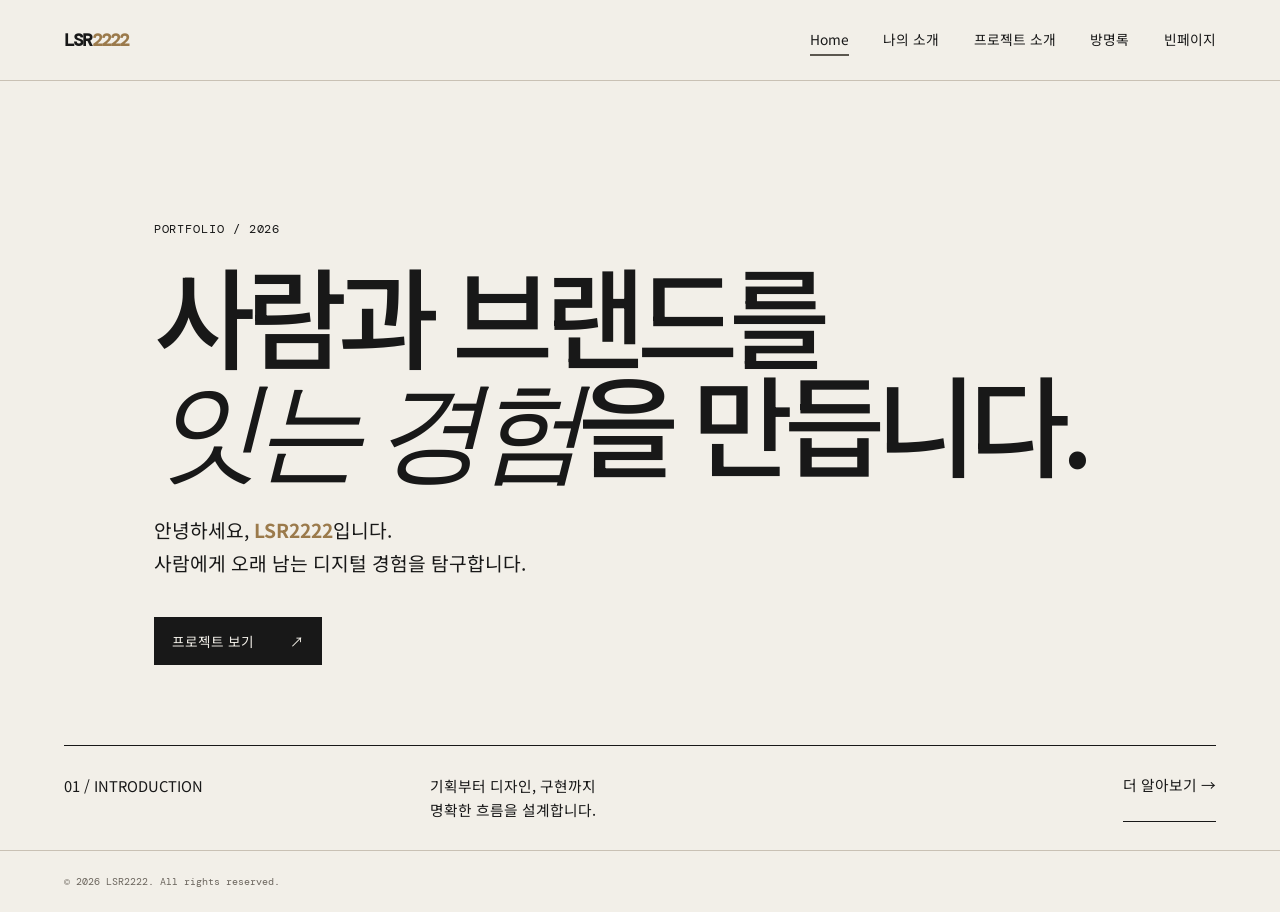
<file: index.html>
<!doctype html>
<html lang="ko">
  <head>
    <meta charset="utf-8">
    <meta name="viewport" content="width=device-width, initial-scale=1">
    <title>LSR2222 | Portfolio</title>
    <link rel="stylesheet" href="style.css?v=2">
    <script src="script.js" defer></script>
  </head>
  <body>
    <header>
      <a class="brand" href="index.html">LSR<span>2222</span></a>
      <button class="menu" aria-label="메뉴 열기" aria-expanded="false">Menu</button>
      <nav>
        <a class="active" href="index.html">Home</a>
        <a href="about.html">나의 소개</a>
        <a href="projects.html">프로젝트 소개</a>
        <a href="guestbook.html">방명록</a>
        <a href="blank.html">빈페이지</a>
      </nav>
    </header>

    <main class="hero">
      <p class="label">PORTFOLIO / 2026</p>
      <h1>사람과 브랜드를<br><em>잇는 경험</em>을 만듭니다.</h1>
      <p class="copy">
        안녕하세요, <b>LSR2222</b>입니다.<br>
        사람에게 오래 남는 디지털 경험을 탐구합니다.
      </p>
      <a class="button" href="projects.html">프로젝트 보기 <span>↗</span></a>

    </main>

    <section class="intro">
      <p>01 / INTRODUCTION</p>
      <p>기획부터 디자인, 구현까지<br>명확한 흐름을 설계합니다.</p>
      <a href="about.html">더 알아보기 →</a>
    </section>

    <footer>© 2026 LSR2222. All rights reserved.</footer>
  </body>
</html>
</file>
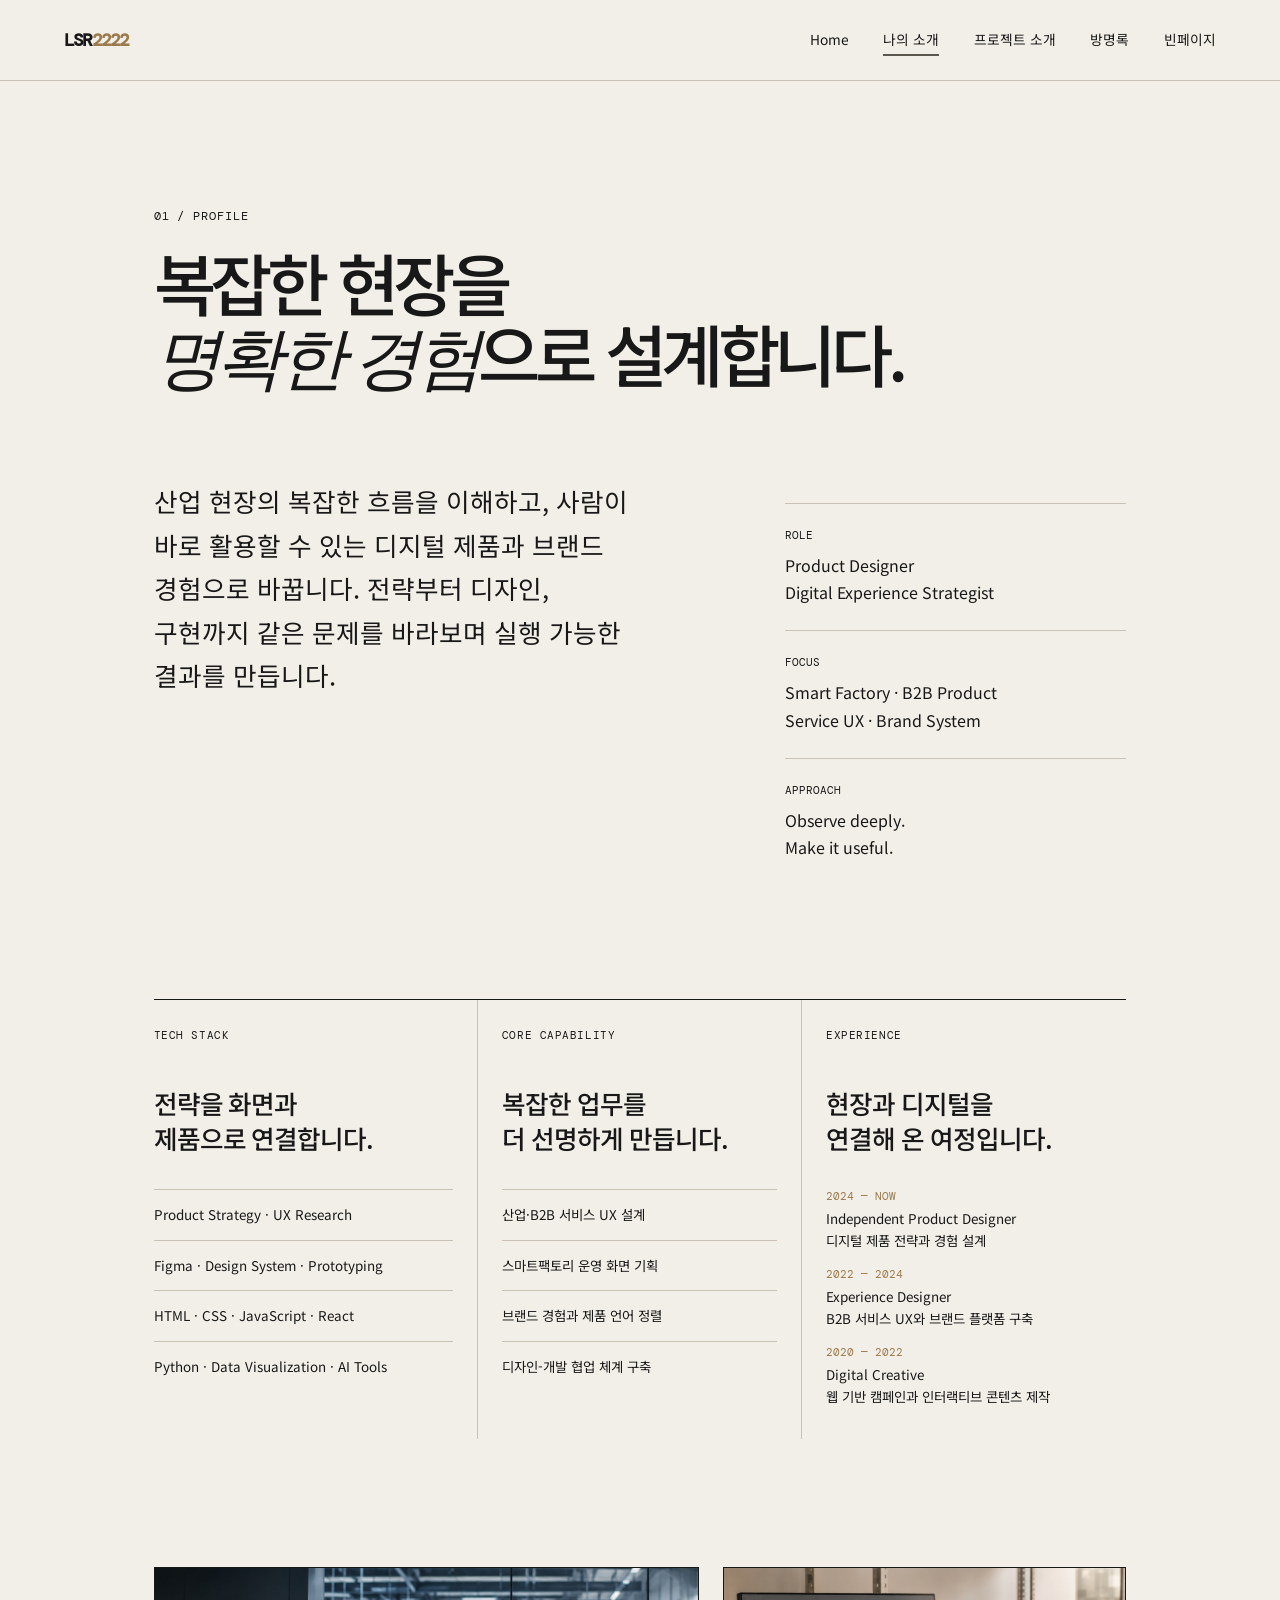
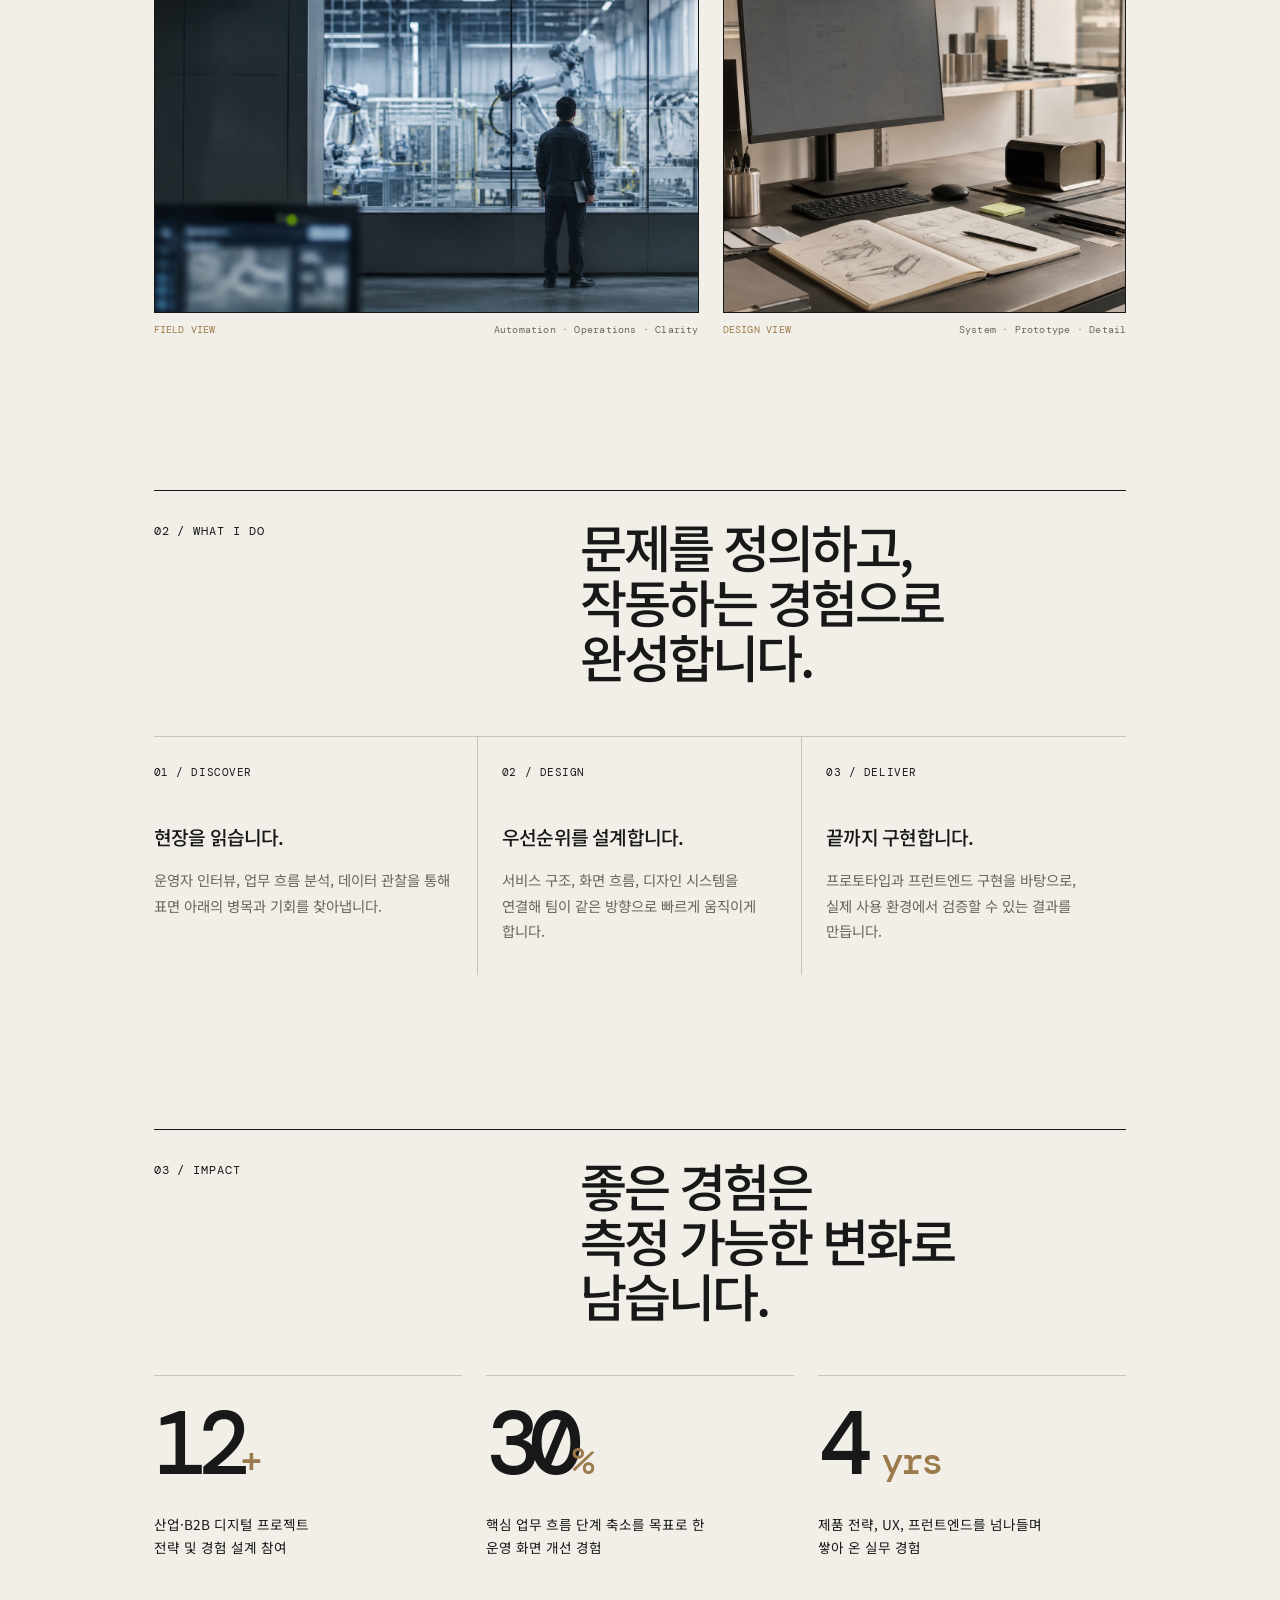
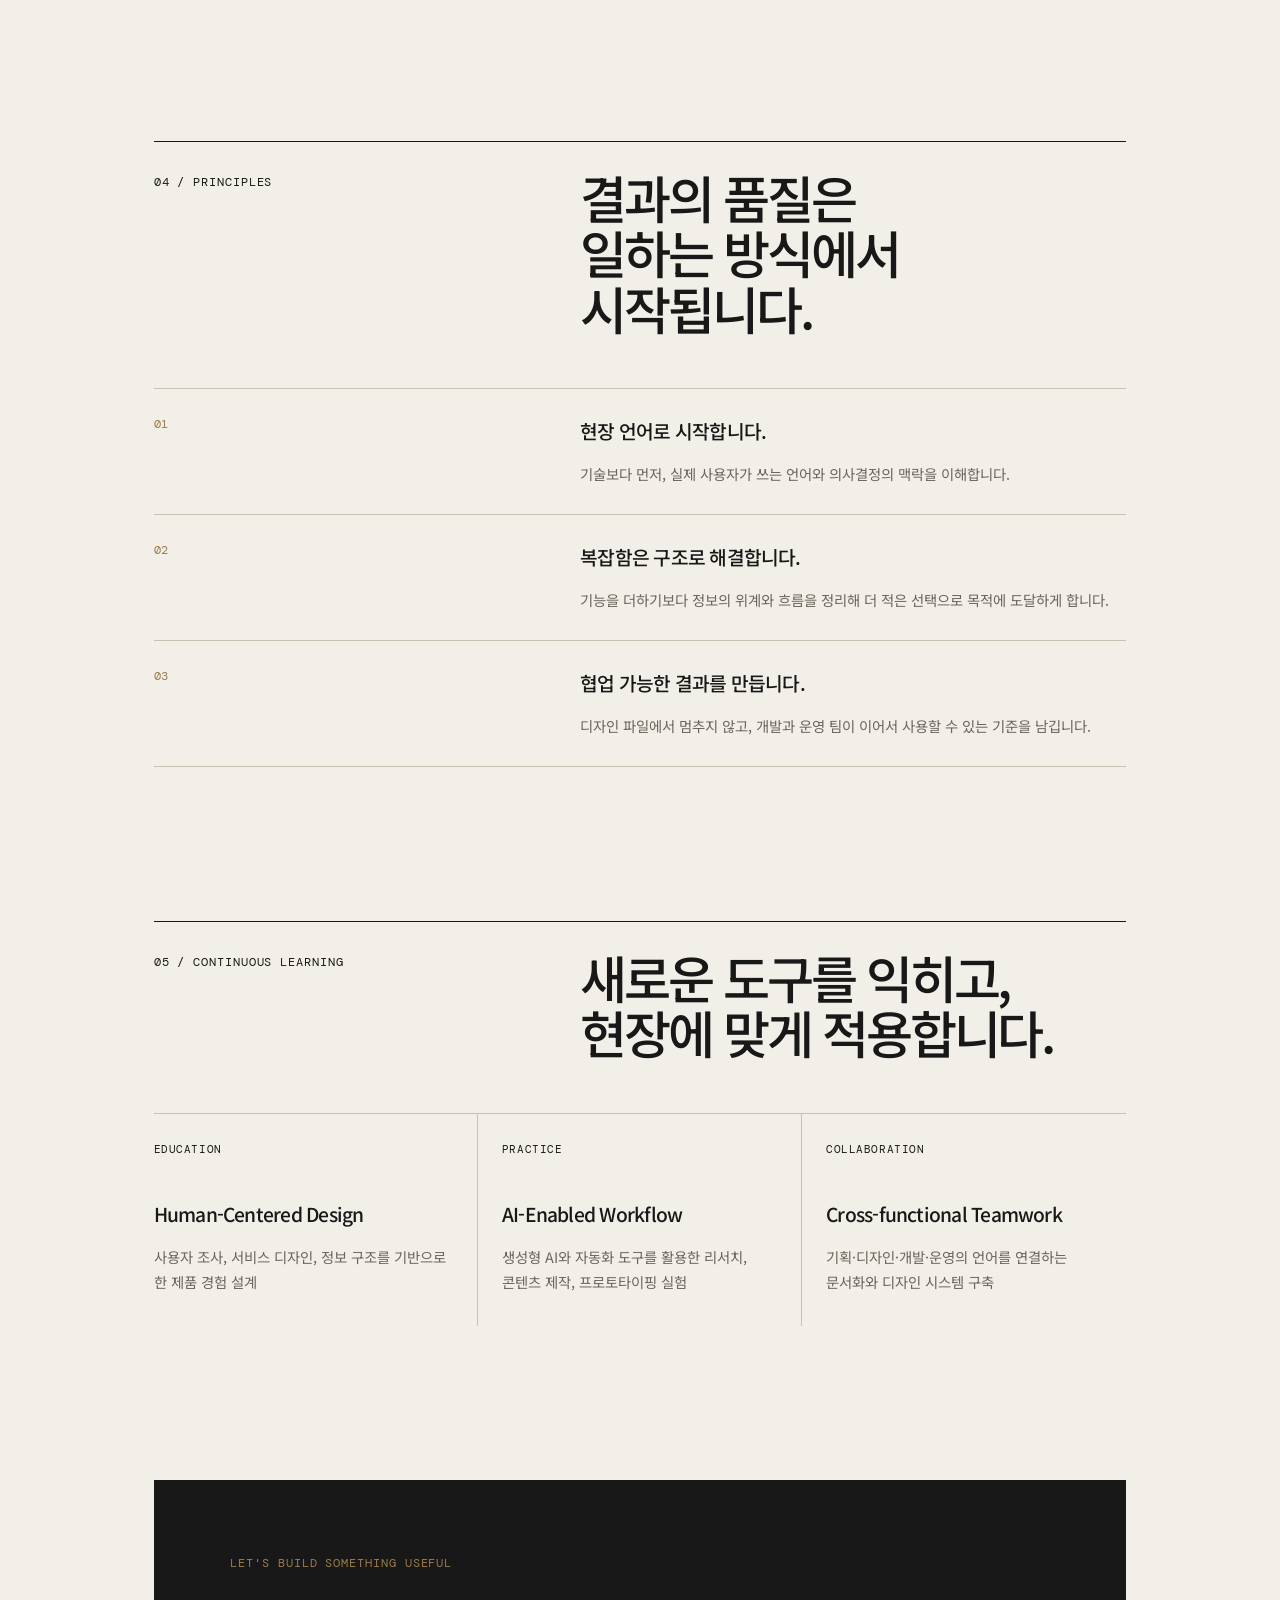
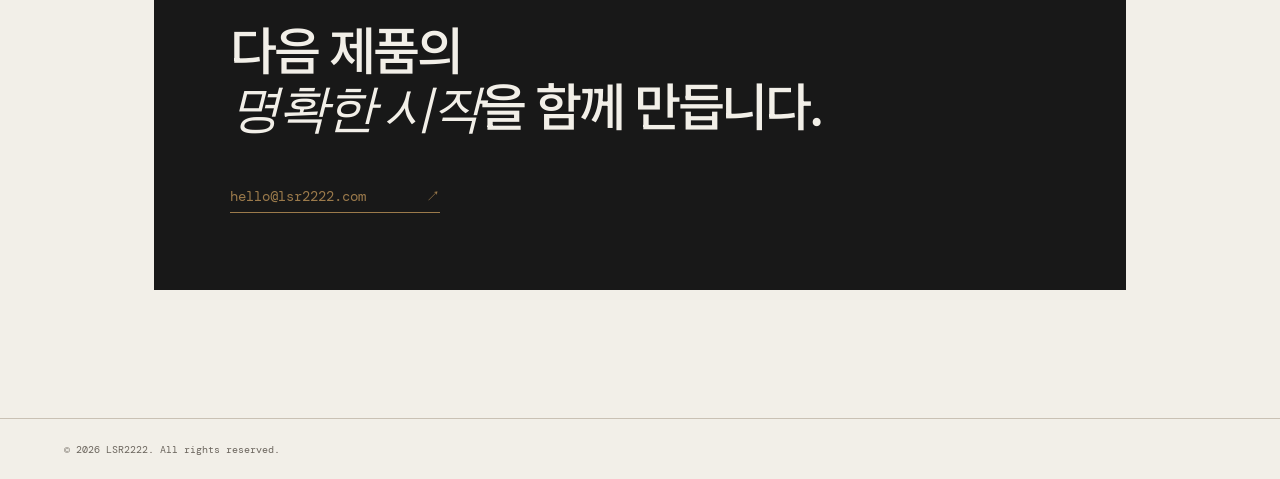
<file: about.html>
<!doctype html>
<html lang="ko">
  <head>
    <meta charset="utf-8">
    <meta name="viewport" content="width=device-width, initial-scale=1">
    <title>나의 소개 | LSR2222</title>
    <link rel="stylesheet" href="style.css?v=2">
    <script src="script.js" defer></script>
  </head>
  <body>
    <header>
      <a class="brand" href="index.html">LSR<span>2222</span></a>
      <button class="menu" aria-label="메뉴 열기" aria-expanded="false">Menu</button>
      <nav>
        <a href="index.html">Home</a>
        <a class="active" href="about.html">나의 소개</a>
        <a href="projects.html">프로젝트 소개</a>
        <a href="guestbook.html">방명록</a>
        <a href="blank.html">빈페이지</a>
      </nav>
    </header>

    <main class="page">
      <p class="label">01 / PROFILE</p>
      <h1 class="profile-title">복잡한 현장을<br><em>명확한 경험</em>으로 설계합니다.</h1>
      <div class="about">
        <p>산업 현장의 복잡한 흐름을 이해하고, 사람이 바로 활용할 수 있는 디지털 제품과 브랜드 경험으로 바꿉니다. 전략부터 디자인, 구현까지 같은 문제를 바라보며 실행 가능한 결과를 만듭니다.</p>
        <dl>
          <dt>ROLE</dt>
          <dd>Product Designer<br>Digital Experience Strategist</dd>
          <dt>FOCUS</dt>
          <dd>Smart Factory · B2B Product<br>Service UX · Brand System</dd>
          <dt>APPROACH</dt>
          <dd>Observe deeply.<br>Make it useful.</dd>
        </dl>
      </div>

      <section class="profile-details" aria-label="기술 스택과 경력">
        <article>
          <p class="detail-label">TECH STACK</p>
          <h2>전략을 화면과<br>제품으로 연결합니다.</h2>
          <ul class="stack-list">
            <li>Product Strategy · UX Research</li>
            <li>Figma · Design System · Prototyping</li>
            <li>HTML · CSS · JavaScript · React</li>
            <li>Python · Data Visualization · AI Tools</li>
          </ul>
        </article>

        <article>
          <p class="detail-label">CORE CAPABILITY</p>
          <h2>복잡한 업무를<br>더 선명하게 만듭니다.</h2>
          <ul class="stack-list">
            <li>산업·B2B 서비스 UX 설계</li>
            <li>스마트팩토리 운영 화면 기획</li>
            <li>브랜드 경험과 제품 언어 정렬</li>
            <li>디자인-개발 협업 체계 구축</li>
          </ul>
        </article>

        <article>
          <p class="detail-label">EXPERIENCE</p>
          <h2>현장과 디지털을<br>연결해 온 여정입니다.</h2>
          <ol class="career-list">
            <li><time>2024 — NOW</time><span>Independent Product Designer<br>디지털 제품 전략과 경험 설계</span></li>
            <li><time>2022 — 2024</time><span>Experience Designer<br>B2B 서비스 UX와 브랜드 플랫폼 구축</span></li>
            <li><time>2020 — 2022</time><span>Digital Creative<br>웹 기반 캠페인과 인터랙티브 콘텐츠 제작</span></li>
          </ol>
        </article>
      </section>
      <section class="profile-visuals" aria-label="현장과 제품 설계">
        <figure class="visual-card visual-card-wide">
          <img src="assets/smart-factory-control-room.png" alt="자동화 생산라인을 바라보는 스마트팩토리 운영 현장">
          <figcaption><span>FIELD VIEW</span><span>Automation · Operations · Clarity</span></figcaption>
        </figure>
        <figure class="visual-card">
          <img src="assets/product-design-workspace.png" alt="제품 설계 도구와 프로토타입이 놓인 디자인 워크스페이스">
          <figcaption><span>DESIGN VIEW</span><span>System · Prototype · Detail</span></figcaption>
        </figure>
      </section>
      <section class="profile-section">
        <div class="section-heading">
          <p class="label">02 / WHAT I DO</p>
          <h2>문제를 정의하고,<br>작동하는 경험으로 완성합니다.</h2>
        </div>
        <div class="work-grid">
          <article>
            <p class="detail-label">01 / DISCOVER</p>
            <h3>현장을 읽습니다.</h3>
            <p>운영자 인터뷰, 업무 흐름 분석, 데이터 관찰을 통해 표면 아래의 병목과 기회를 찾아냅니다.</p>
          </article>
          <article>
            <p class="detail-label">02 / DESIGN</p>
            <h3>우선순위를 설계합니다.</h3>
            <p>서비스 구조, 화면 흐름, 디자인 시스템을 연결해 팀이 같은 방향으로 빠르게 움직이게 합니다.</p>
          </article>
          <article>
            <p class="detail-label">03 / DELIVER</p>
            <h3>끝까지 구현합니다.</h3>
            <p>프로토타입과 프런트엔드 구현을 바탕으로, 실제 사용 환경에서 검증할 수 있는 결과를 만듭니다.</p>
          </article>
        </div>
      </section>

      <section class="profile-section impact-section">
        <div class="section-heading">
          <p class="label">03 / IMPACT</p>
          <h2>좋은 경험은<br>측정 가능한 변화로 남습니다.</h2>
        </div>
        <div class="impact-grid">
          <article>
            <strong>12<span>+</span></strong>
            <p>산업·B2B 디지털 프로젝트<br>전략 및 경험 설계 참여</p>
          </article>
          <article>
            <strong>30<span>%</span></strong>
            <p>핵심 업무 흐름 단계 축소를 목표로 한<br>운영 화면 개선 경험</p>
          </article>
          <article>
            <strong>4<span> yrs</span></strong>
            <p>제품 전략, UX, 프런트엔드를 넘나들며<br>쌓아 온 실무 경험</p>
          </article>
        </div>
      </section>

      <section class="profile-section principles-section">
        <div class="section-heading">
          <p class="label">04 / PRINCIPLES</p>
          <h2>결과의 품질은<br>일하는 방식에서 시작됩니다.</h2>
        </div>
        <div class="principles-list">
          <article>
            <span>01</span>
            <div><h3>현장 언어로 시작합니다.</h3><p>기술보다 먼저, 실제 사용자가 쓰는 언어와 의사결정의 맥락을 이해합니다.</p></div>
          </article>
          <article>
            <span>02</span>
            <div><h3>복잡함은 구조로 해결합니다.</h3><p>기능을 더하기보다 정보의 위계와 흐름을 정리해 더 적은 선택으로 목적에 도달하게 합니다.</p></div>
          </article>
          <article>
            <span>03</span>
            <div><h3>협업 가능한 결과를 만듭니다.</h3><p>디자인 파일에서 멈추지 않고, 개발과 운영 팀이 이어서 사용할 수 있는 기준을 남깁니다.</p></div>
          </article>
        </div>
      </section>

      <section class="profile-section credentials-section">
        <div class="section-heading">
          <p class="label">05 / CONTINUOUS LEARNING</p>
          <h2>새로운 도구를 익히고,<br>현장에 맞게 적용합니다.</h2>
        </div>
        <div class="credential-grid">
          <article><p class="detail-label">EDUCATION</p><h3>Human-Centered Design</h3><p>사용자 조사, 서비스 디자인, 정보 구조를 기반으로 한 제품 경험 설계</p></article>
          <article><p class="detail-label">PRACTICE</p><h3>AI-Enabled Workflow</h3><p>생성형 AI와 자동화 도구를 활용한 리서치, 콘텐츠 제작, 프로토타이핑 실험</p></article>
          <article><p class="detail-label">COLLABORATION</p><h3>Cross-functional Teamwork</h3><p>기획·디자인·개발·운영의 언어를 연결하는 문서화와 디자인 시스템 구축</p></article>
        </div>
      </section>

      <section class="contact-panel" aria-label="협업 문의">
        <p class="label">LET'S BUILD SOMETHING USEFUL</p>
        <h2>다음 제품의<br><em>명확한 시작</em>을 함께 만듭니다.</h2>
        <a href="mailto:hello@lsr2222.com">hello@lsr2222.com <span>↗</span></a>
      </section>
    </main>

    <footer>© 2026 LSR2222. All rights reserved.</footer>
  </body>
</html>
</file>
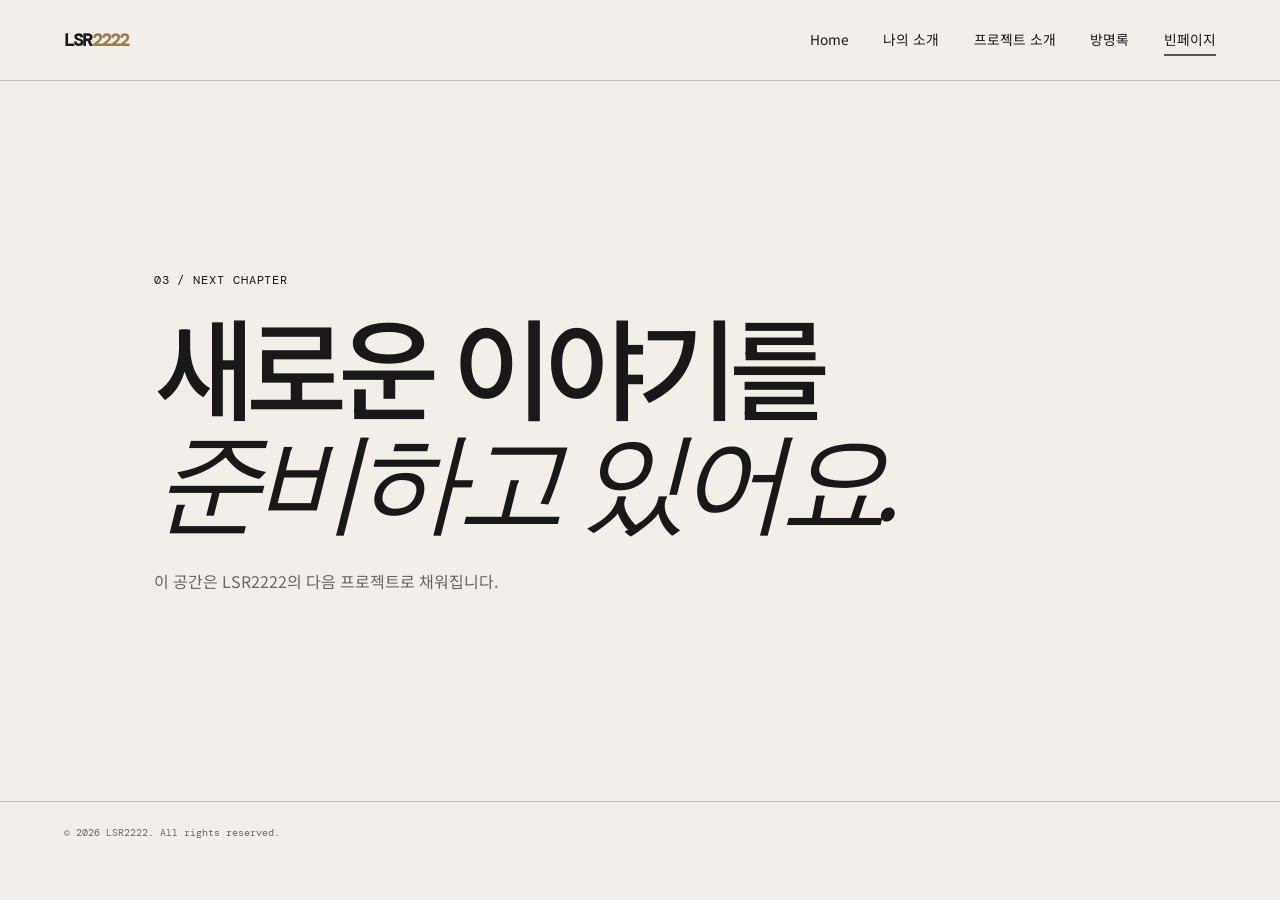
<file: blank.html>
<!doctype html>
<html lang="ko">
  <head>
    <meta charset="utf-8">
    <meta name="viewport" content="width=device-width, initial-scale=1">
    <title>빈페이지 | LSR2222</title>
    <link rel="stylesheet" href="style.css?v=2">
    <script src="script.js" defer></script>
  </head>
  <body>
    <header>
      <a class="brand" href="index.html">LSR<span>2222</span></a>
      <button class="menu" aria-label="메뉴 열기" aria-expanded="false">Menu</button>
      <nav>
        <a href="index.html">Home</a>
        <a href="about.html">나의 소개</a>
        <a href="projects.html">프로젝트 소개</a>
        <a href="guestbook.html">방명록</a>
        <a class="active" href="blank.html">빈페이지</a>
      </nav>
    </header>

    <main class="blank">
      <p class="label">03 / NEXT CHAPTER</p>
      <h1>새로운 이야기를<br><em>준비하고 있어요.</em></h1>
      <p>이 공간은 LSR2222의 다음 프로젝트로 채워집니다.</p>
    </main>

    <footer>© 2026 LSR2222. All rights reserved.</footer>
  </body>
</html>
</file>
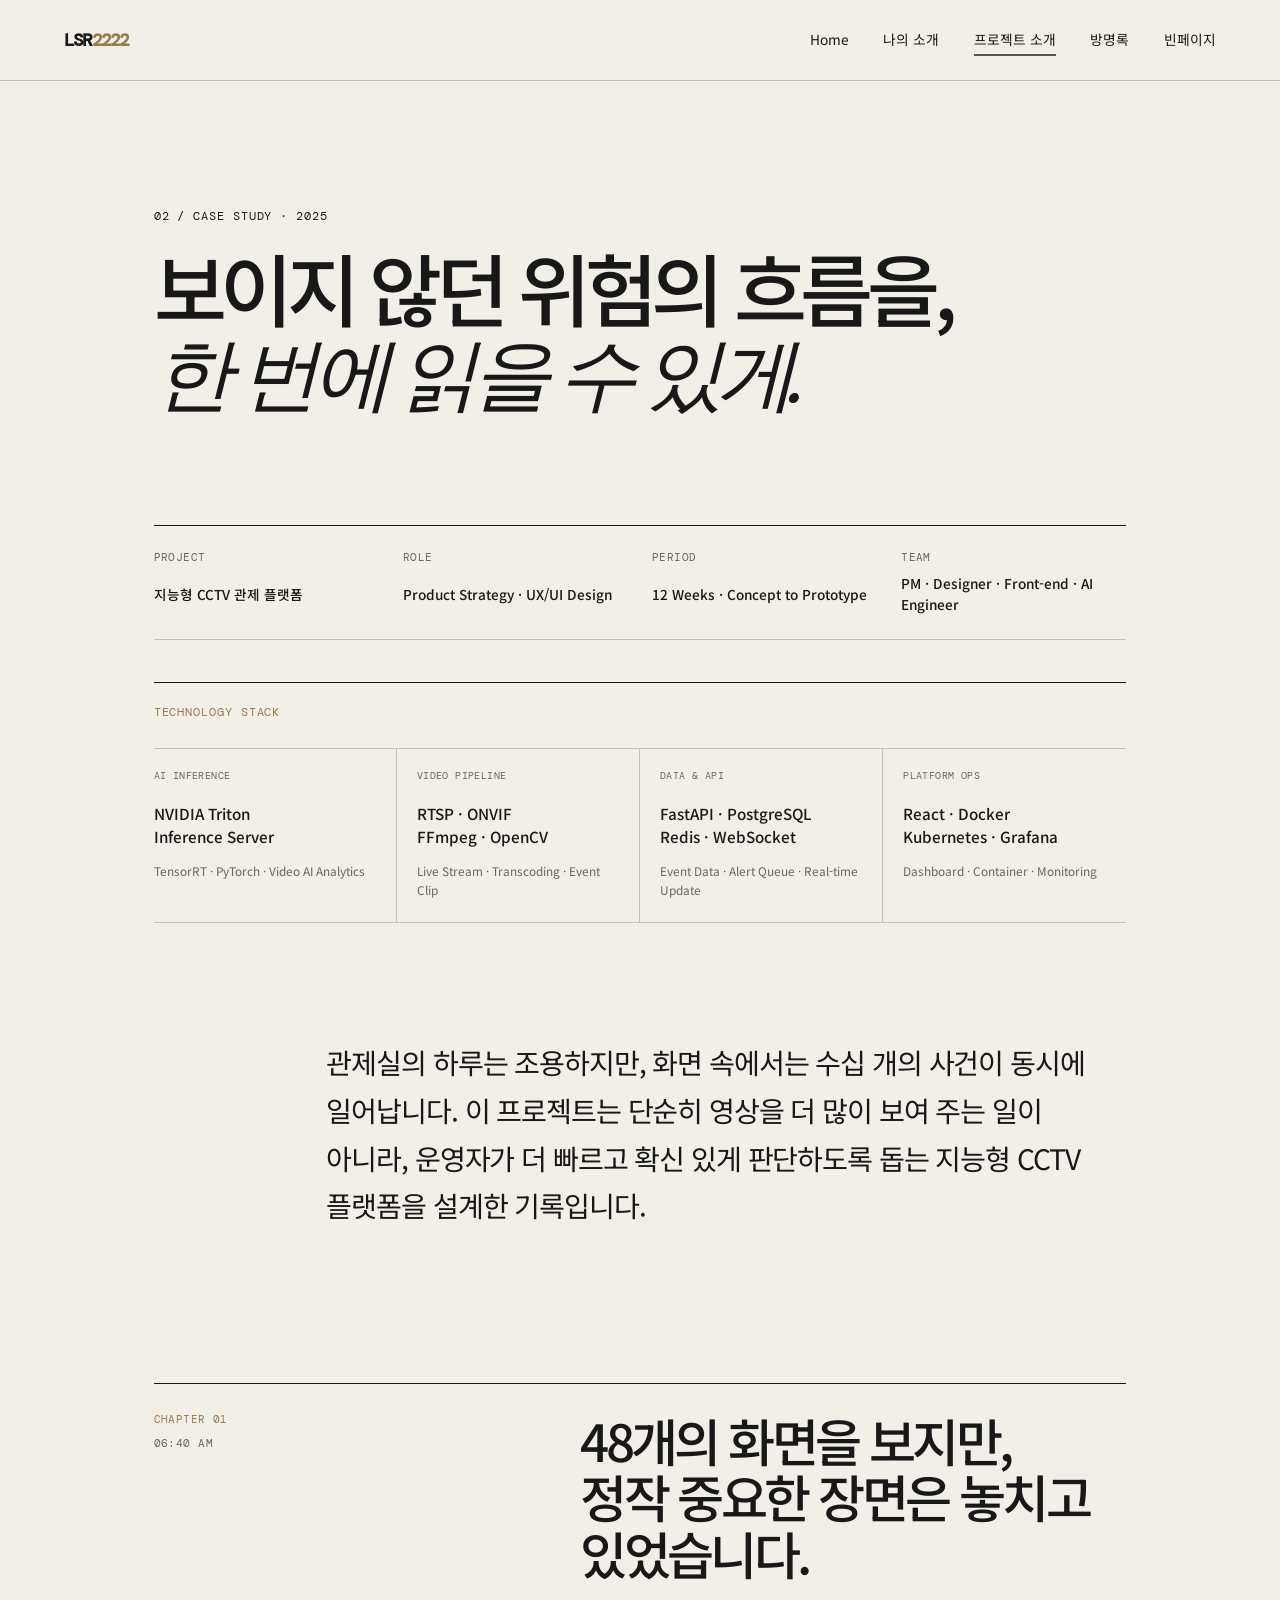
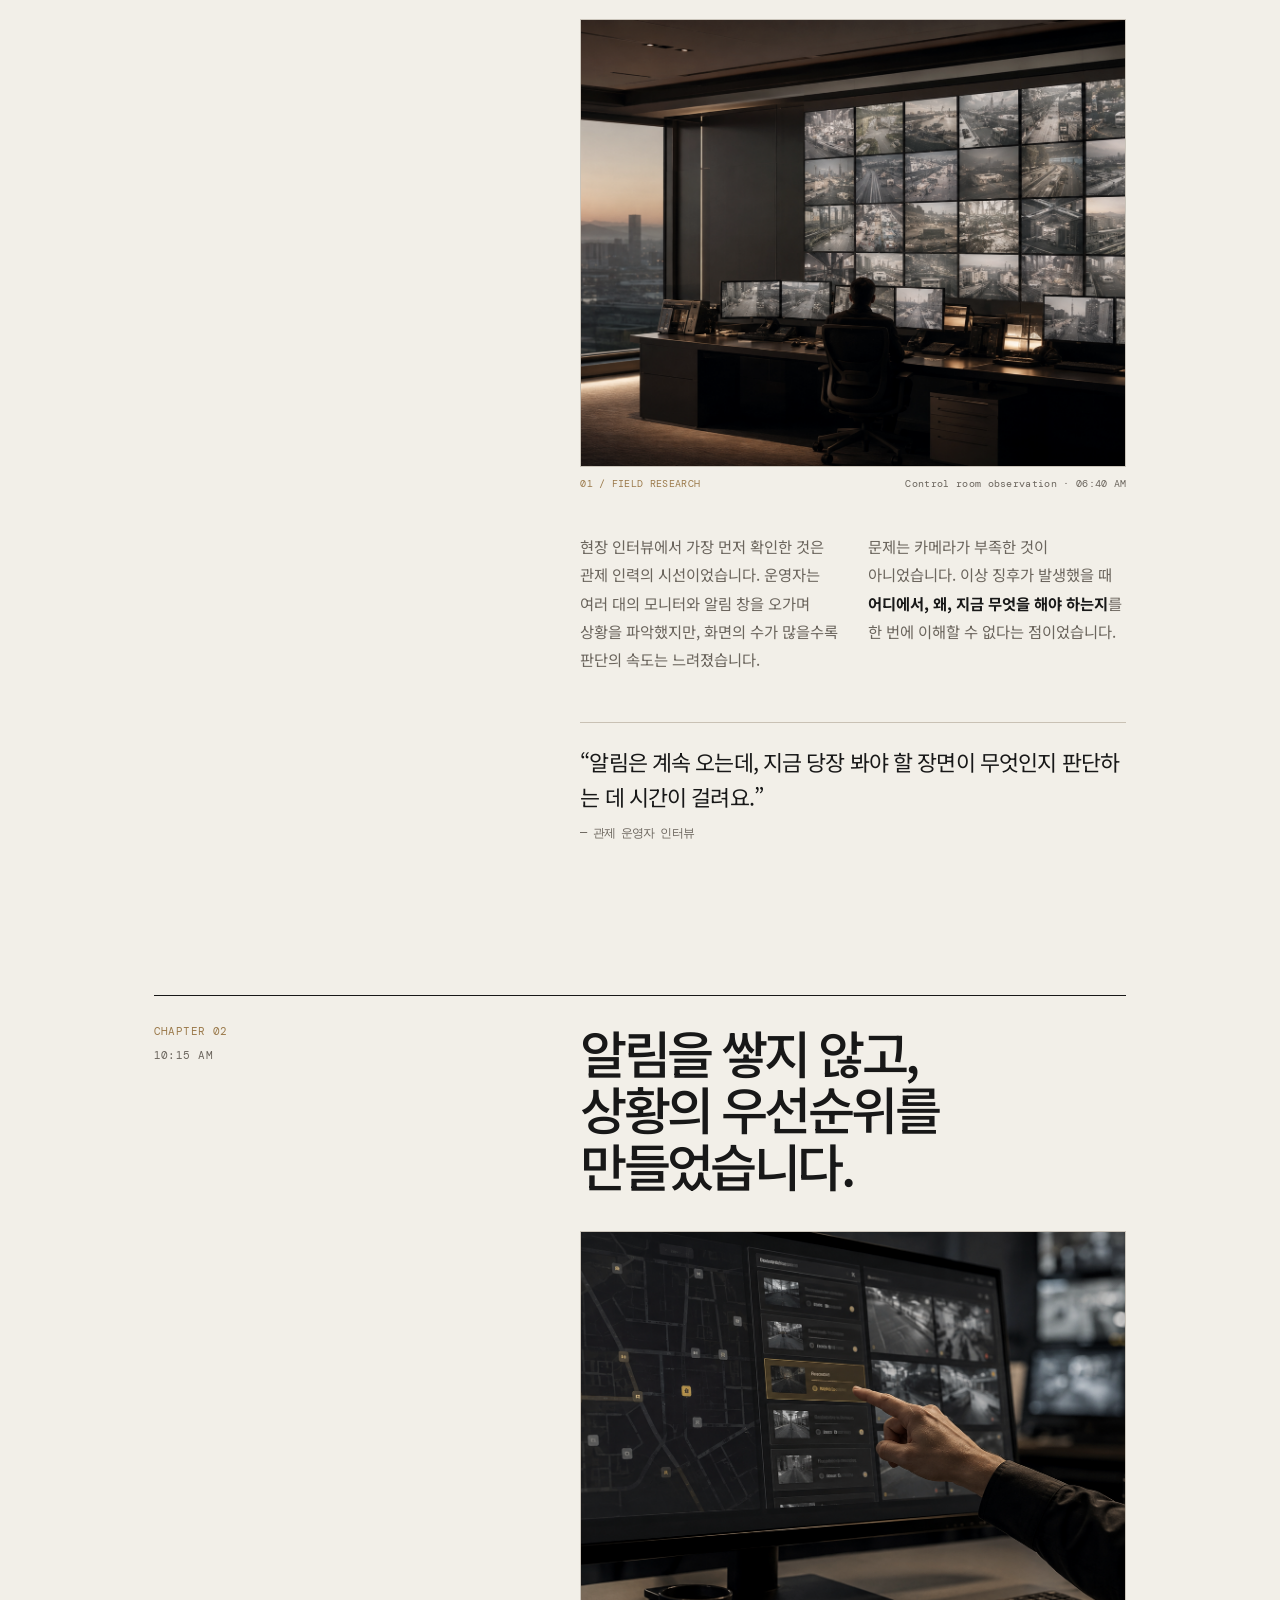
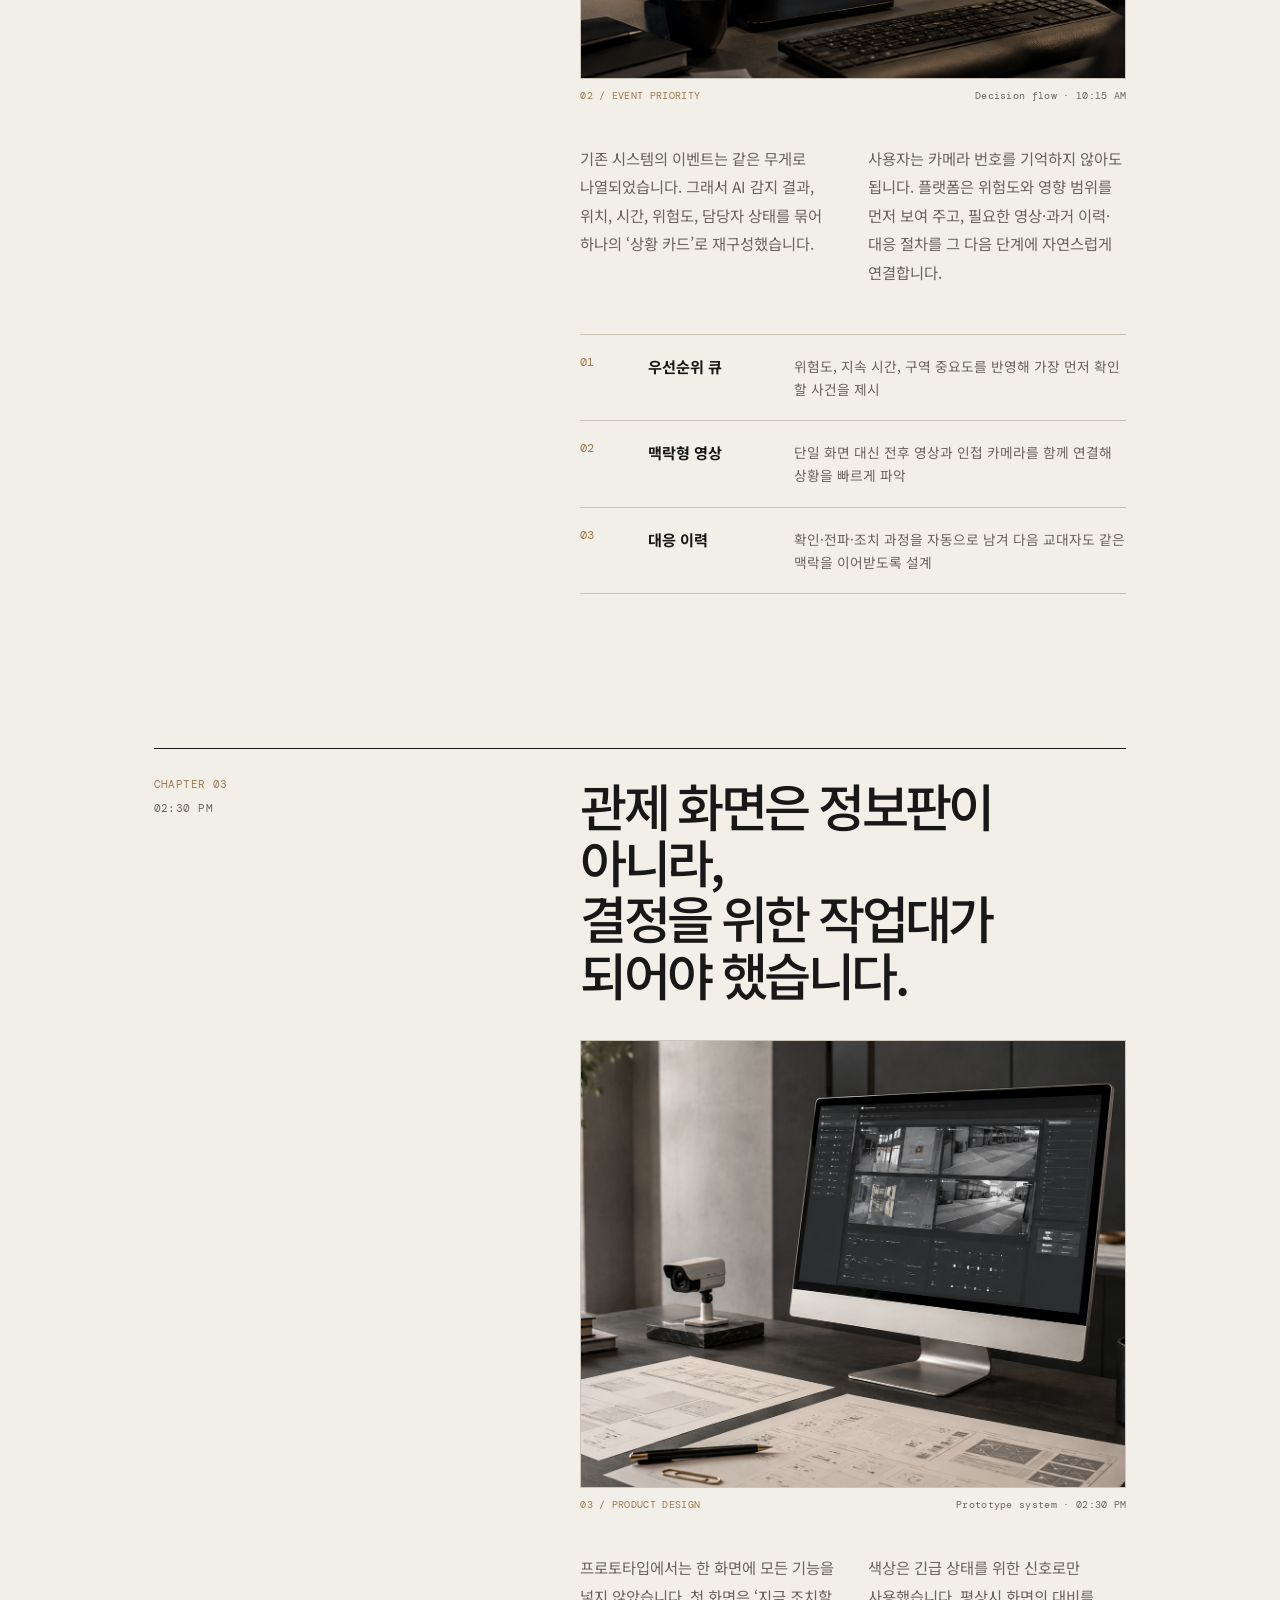
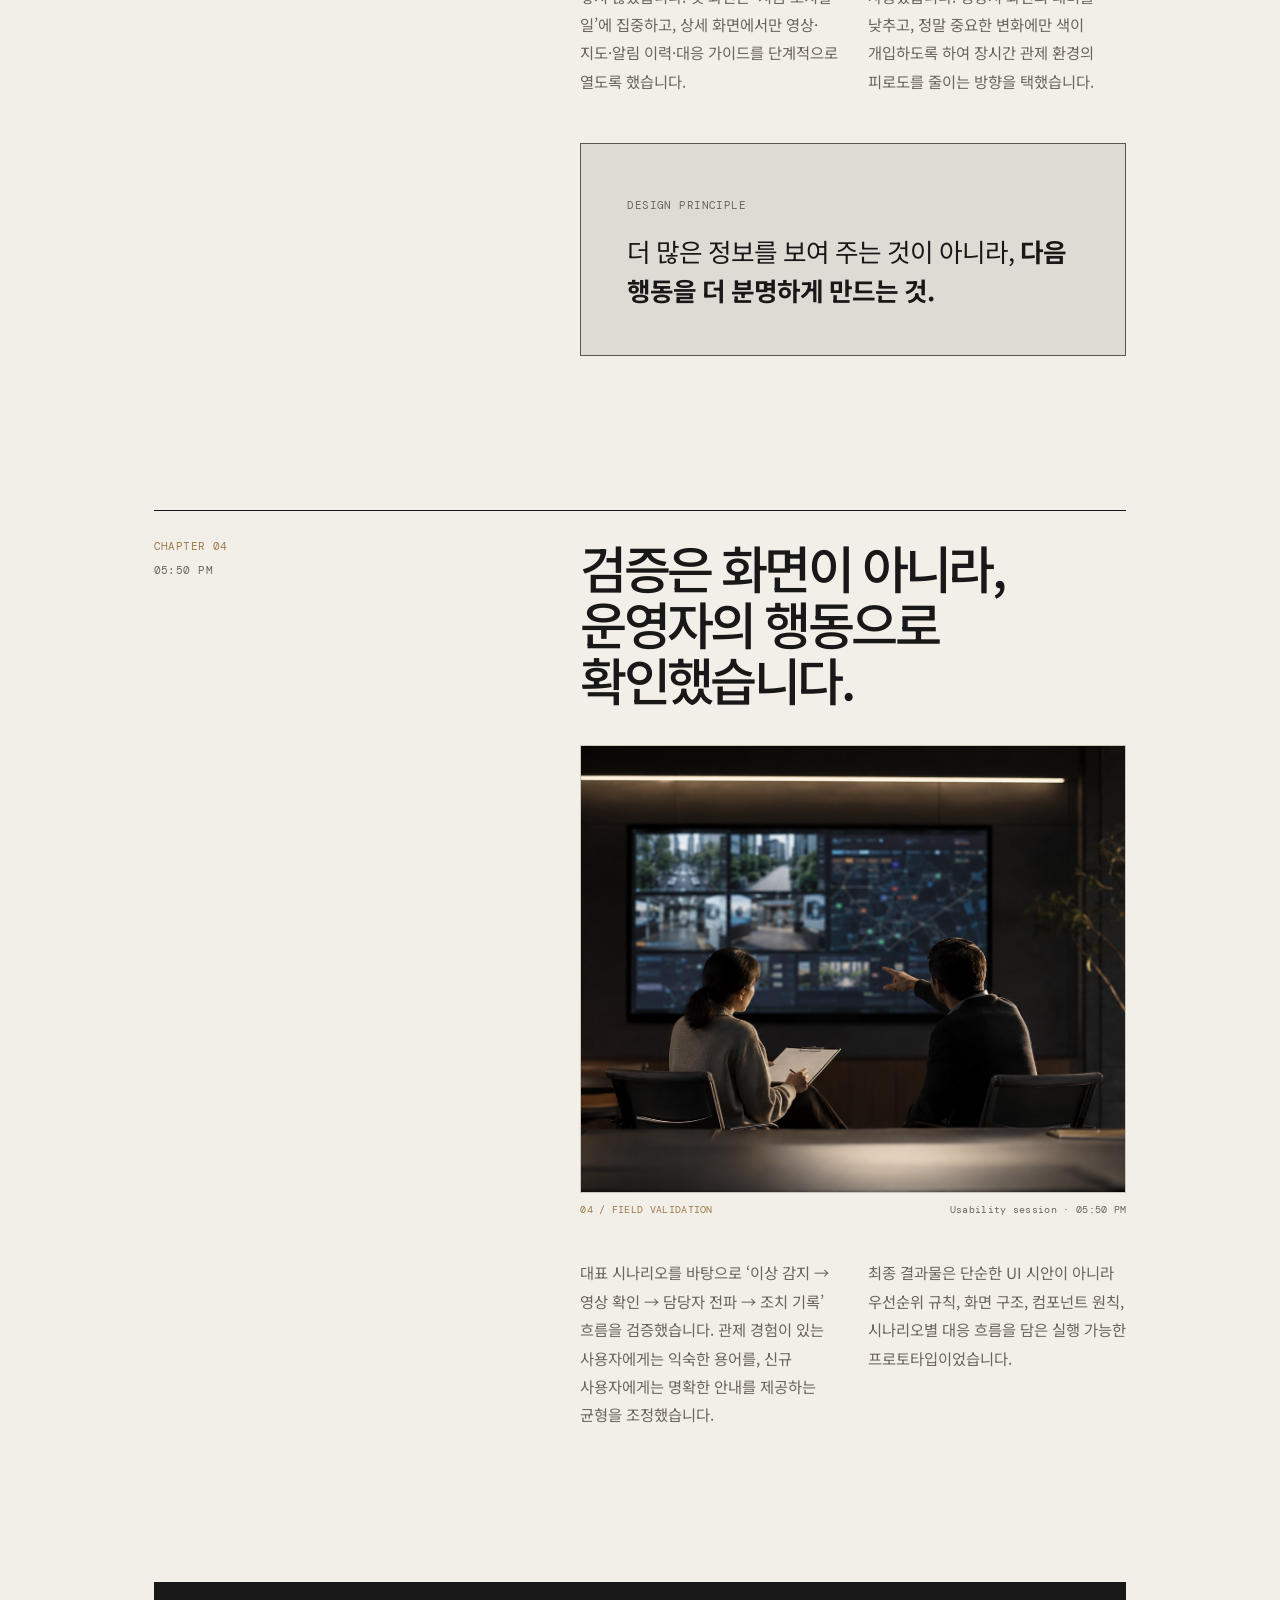
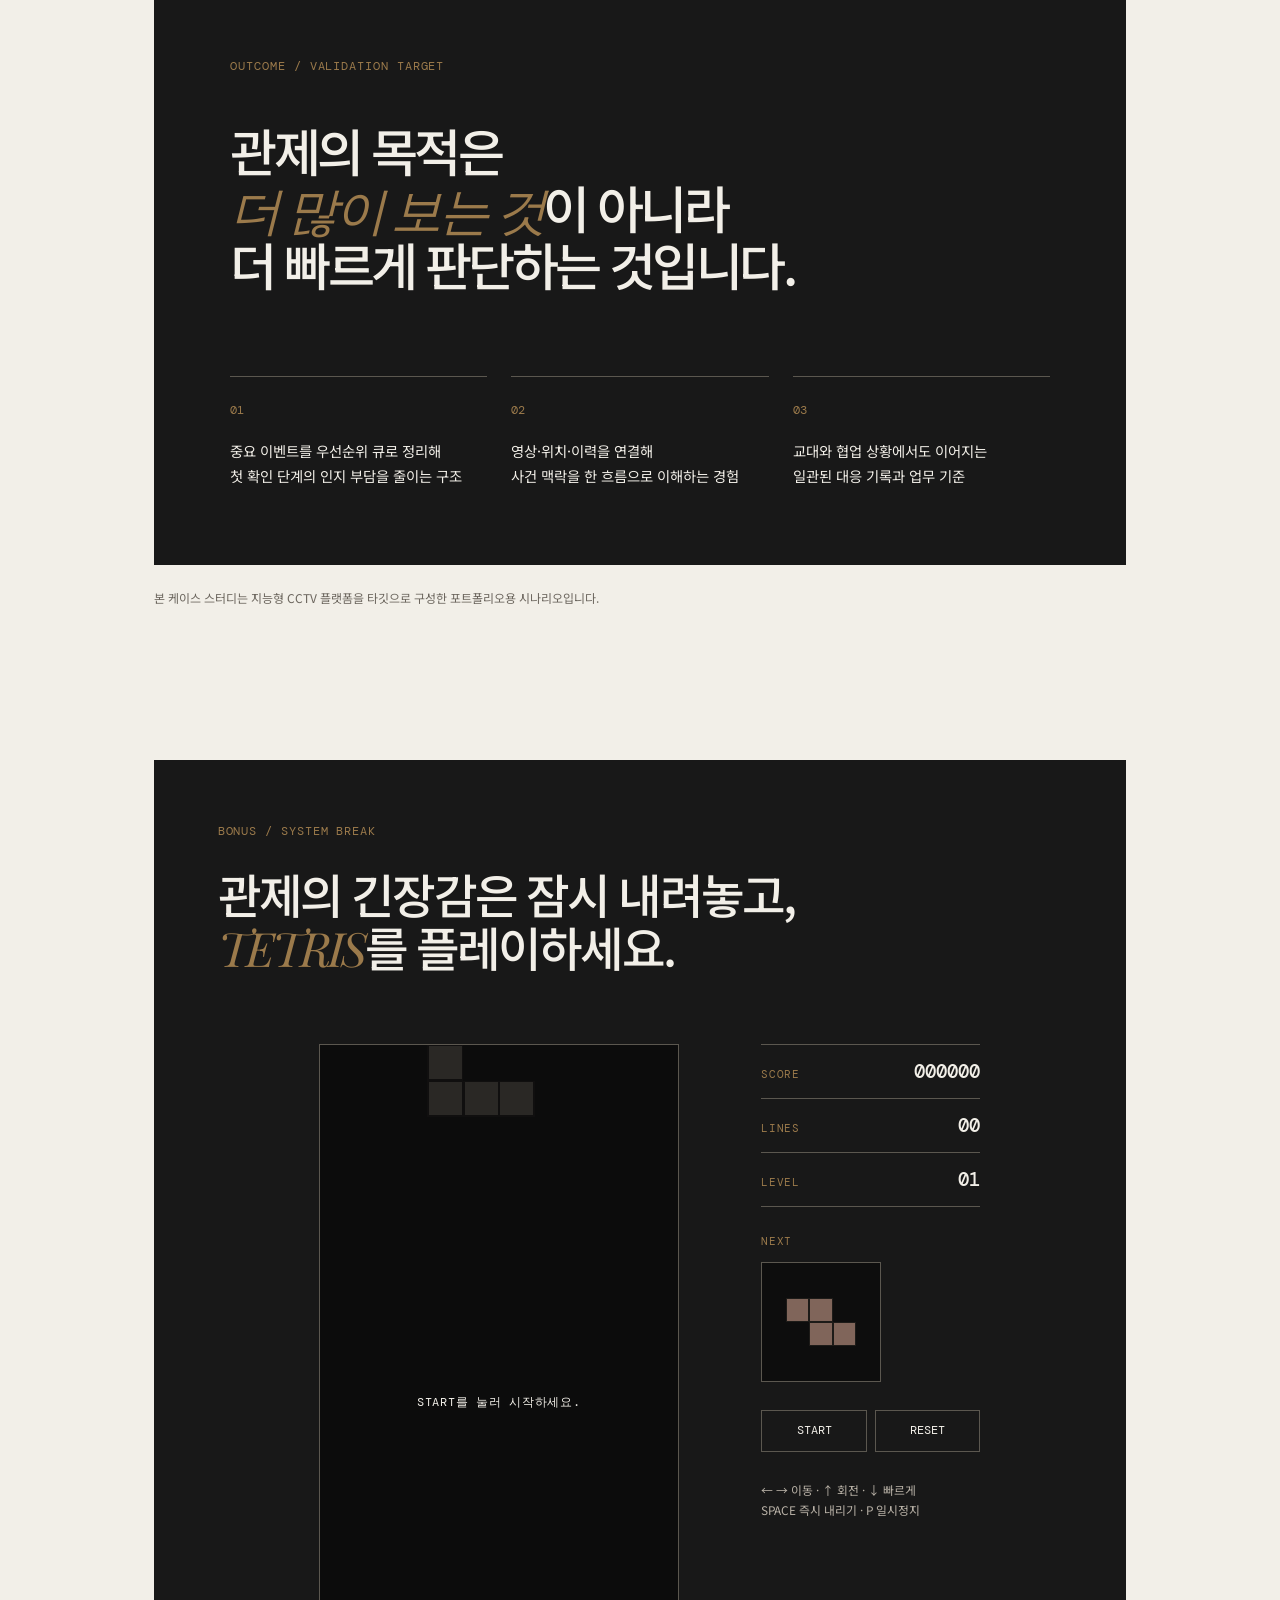
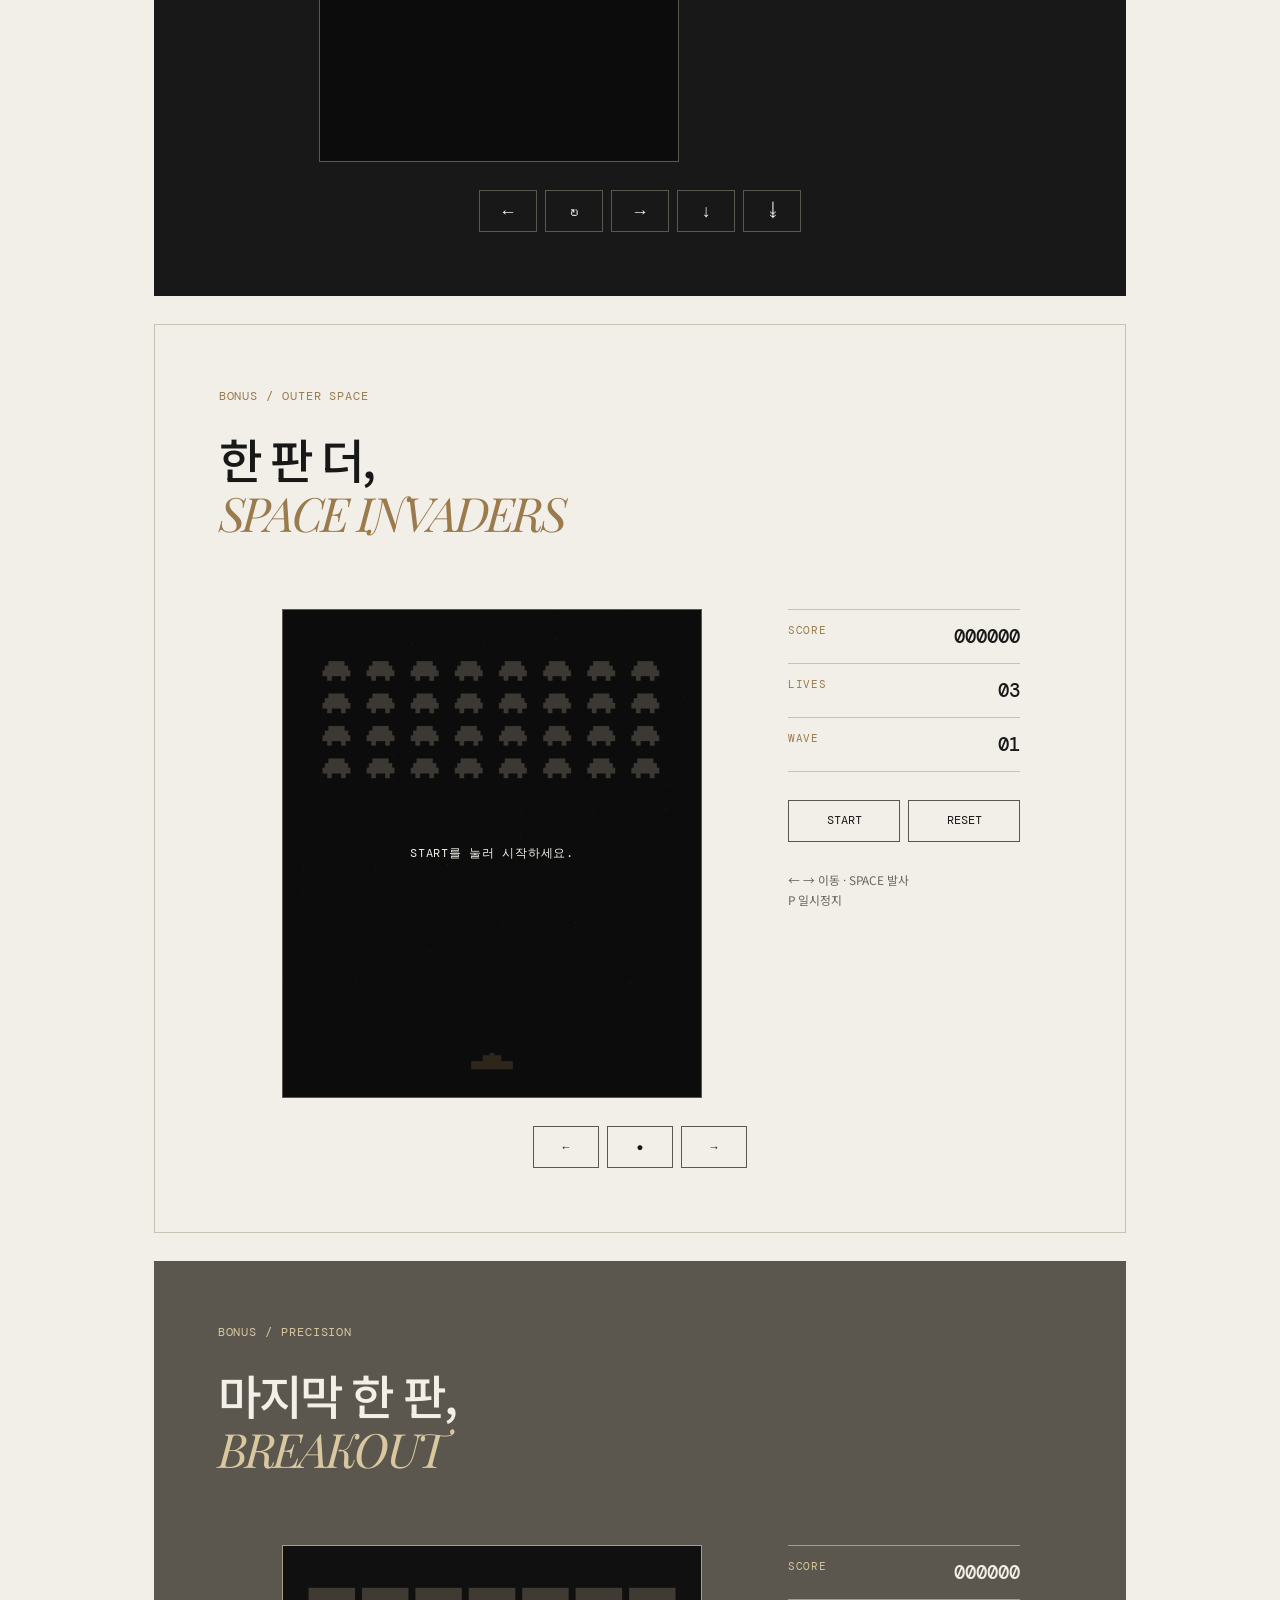
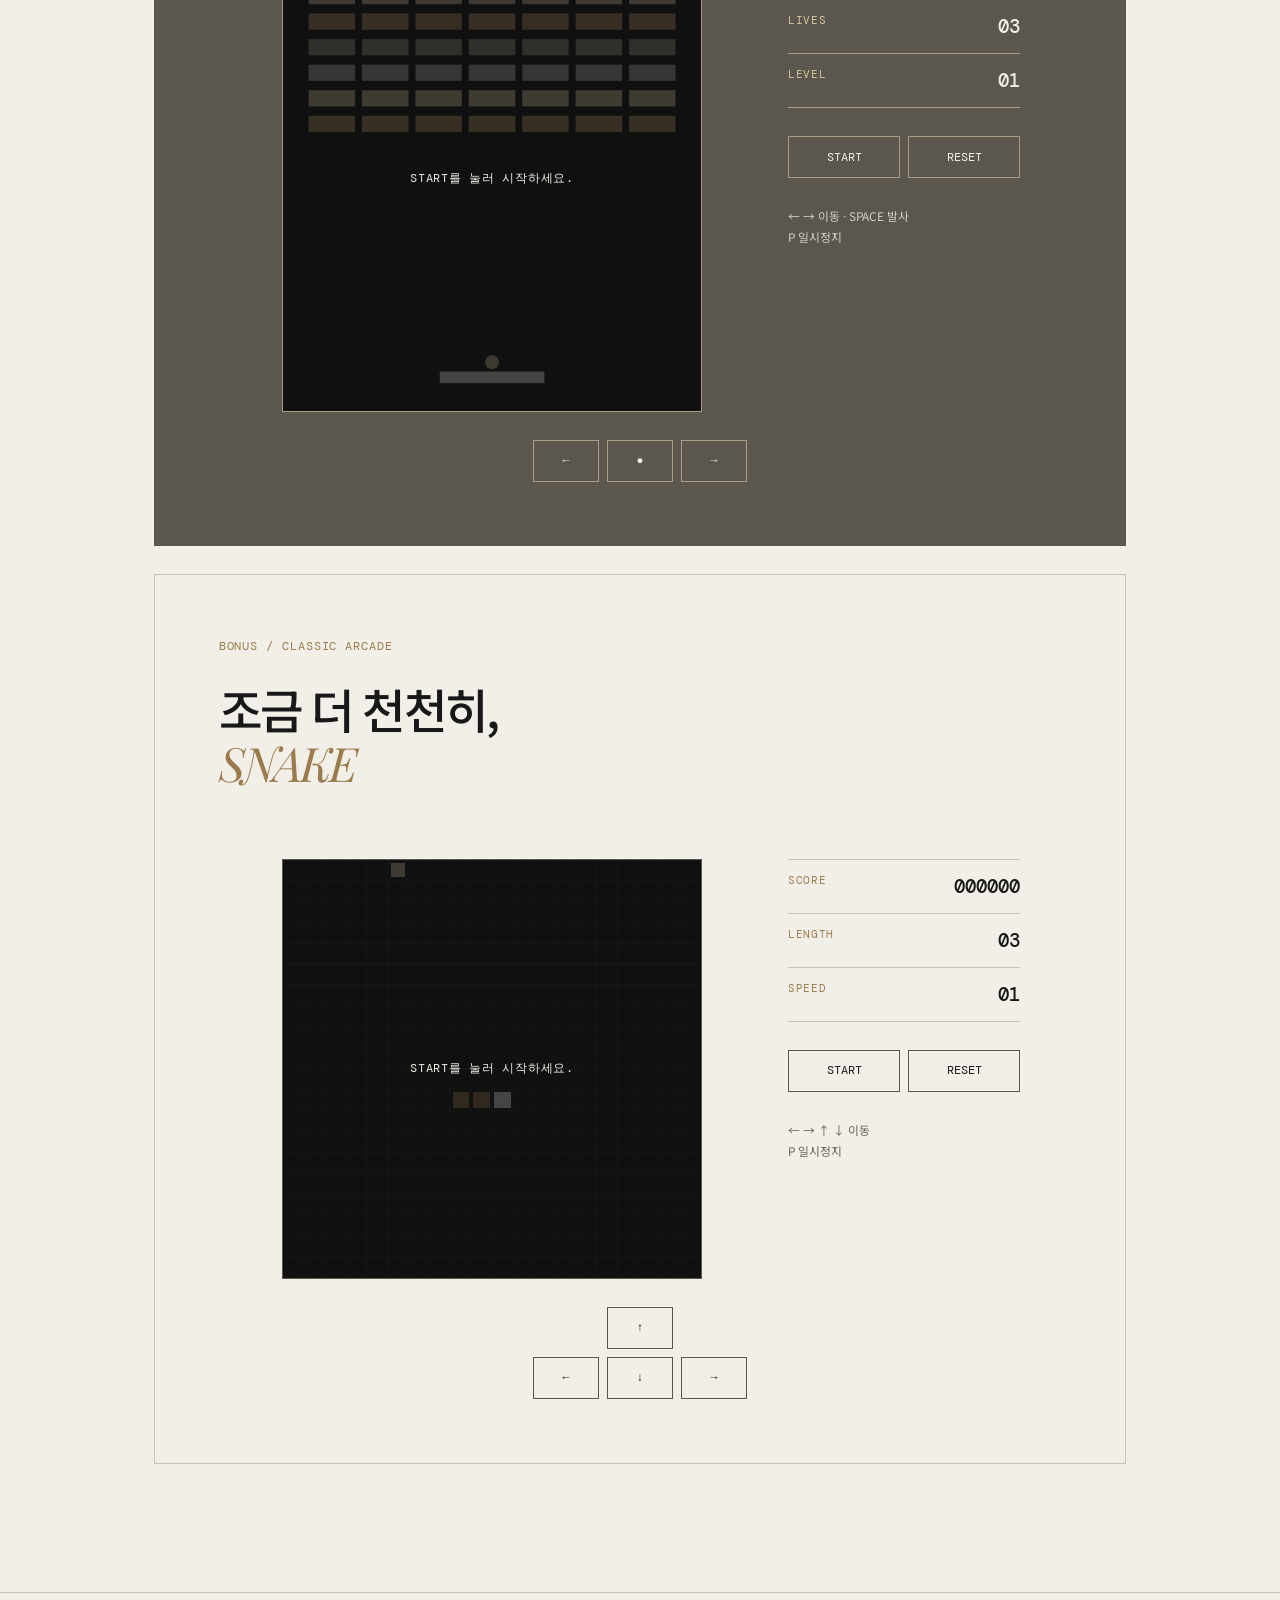
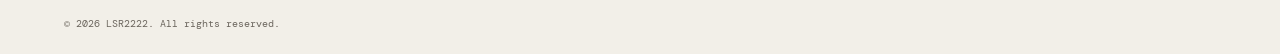
<file: projects.html>
<!doctype html>
<html lang="ko">
  <head>
    <meta charset="utf-8">
    <meta name="viewport" content="width=device-width, initial-scale=1">
    <title>프로젝트 소개 | LSR2222</title>
    <link rel="stylesheet" href="style.css?v=2">
    <script src="script.js" defer></script>
    <script src="games/tetris.js" defer></script>
    <script src="games/space-invaders.js" defer></script>
    <script src="games/breakout.js" defer></script>
    <script src="games/snake.js" defer></script>
  </head>
  <body>
    <header>
      <a class="brand" href="index.html">LSR<span>2222</span></a>
      <button class="menu" aria-label="메뉴 열기" aria-expanded="false">Menu</button>
      <nav>
        <a href="index.html">Home</a>
        <a href="about.html">나의 소개</a>
        <a class="active" href="projects.html">프로젝트 소개</a>
        <a href="guestbook.html">방명록</a>
        <a href="blank.html">빈페이지</a>
      </nav>
    </header>

    <main class="page case-study">
      <p class="label">02 / CASE STUDY · 2025</p>
      <h1 class="case-title">보이지 않던 위험의 흐름을,<br><em>한 번에 읽을 수 있게.</em></h1>

      <div class="case-meta" aria-label="프로젝트 개요">
        <div><span>PROJECT</span><strong>지능형 CCTV 관제 플랫폼</strong></div>
        <div><span>ROLE</span><strong>Product Strategy · UX/UI Design</strong></div>
        <div><span>PERIOD</span><strong>12 Weeks · Concept to Prototype</strong></div>
        <div><span>TEAM</span><strong>PM · Designer · Front-end · AI Engineer</strong></div>
      </div>

      <section class="case-tech" aria-label="프로젝트 기술 스택">
        <p class="label">TECHNOLOGY STACK</p>
        <div class="tech-grid">
          <article>
            <span>AI INFERENCE</span>
            <strong>NVIDIA Triton<br>Inference Server</strong>
            <p>TensorRT · PyTorch · Video AI Analytics</p>
          </article>
          <article>
            <span>VIDEO PIPELINE</span>
            <strong>RTSP · ONVIF<br>FFmpeg · OpenCV</strong>
            <p>Live Stream · Transcoding · Event Clip</p>
          </article>
          <article>
            <span>DATA &amp; API</span>
            <strong>FastAPI · PostgreSQL<br>Redis · WebSocket</strong>
            <p>Event Data · Alert Queue · Real-time Update</p>
          </article>
          <article>
            <span>PLATFORM OPS</span>
            <strong>React · Docker<br>Kubernetes · Grafana</strong>
            <p>Dashboard · Container · Monitoring</p>
          </article>
        </div>
      </section>      <p class="case-lede">관제실의 하루는 조용하지만, 화면 속에서는 수십 개의 사건이 동시에 일어납니다. 이 프로젝트는 단순히 영상을 더 많이 보여 주는 일이 아니라, 운영자가 더 빠르고 확신 있게 판단하도록 돕는 지능형 CCTV 플랫폼을 설계한 기록입니다.</p>

      <section class="case-chapter">
        <div class="chapter-index"><span>CHAPTER 01</span><time>06:40 AM</time></div>
        <div class="chapter-content">
          <h2>48개의 화면을 보지만,<br>정작 중요한 장면은 놓치고 있었습니다.</h2>
          <figure class="chapter-image">
            <img src="assets/cctv-chapter-01-field-research.png" alt="새벽 관제실에서 다수의 CCTV 화면을 확인하는 운영자">
            <figcaption><span>01 / FIELD RESEARCH</span><span>Control room observation · 06:40 AM</span></figcaption>
          </figure>
          <div class="story-grid">
            <p>현장 인터뷰에서 가장 먼저 확인한 것은 관제 인력의 시선이었습니다. 운영자는 여러 대의 모니터와 알림 창을 오가며 상황을 파악했지만, 화면의 수가 많을수록 판단의 속도는 느려졌습니다.</p>
            <p>문제는 카메라가 부족한 것이 아니었습니다. 이상 징후가 발생했을 때 <b>어디에서, 왜, 지금 무엇을 해야 하는지</b>를 한 번에 이해할 수 없다는 점이었습니다.</p>
          </div>
          <blockquote>“알림은 계속 오는데, 지금 당장 봐야 할 장면이 무엇인지 판단하는 데 시간이 걸려요.”<cite>— 관제 운영자 인터뷰</cite></blockquote>
        </div>
      </section>

      <section class="case-chapter">
        <div class="chapter-index"><span>CHAPTER 02</span><time>10:15 AM</time></div>
        <div class="chapter-content">
          <h2>알림을 쌓지 않고,<br>상황의 우선순위를 만들었습니다.</h2>
          <figure class="chapter-image">
            <img src="assets/cctv-chapter-02-priority.png" alt="이벤트 우선순위를 검토하는 지능형 CCTV 관제 화면">
            <figcaption><span>02 / EVENT PRIORITY</span><span>Decision flow · 10:15 AM</span></figcaption>
          </figure>
          <div class="story-grid">
            <p>기존 시스템의 이벤트는 같은 무게로 나열되었습니다. 그래서 AI 감지 결과, 위치, 시간, 위험도, 담당자 상태를 묶어 하나의 ‘상황 카드’로 재구성했습니다.</p>
            <p>사용자는 카메라 번호를 기억하지 않아도 됩니다. 플랫폼은 위험도와 영향 범위를 먼저 보여 주고, 필요한 영상·과거 이력·대응 절차를 그 다음 단계에 자연스럽게 연결합니다.</p>
          </div>
          <ul class="decision-list">
            <li><span>01</span><strong>우선순위 큐</strong><p>위험도, 지속 시간, 구역 중요도를 반영해 가장 먼저 확인할 사건을 제시</p></li>
            <li><span>02</span><strong>맥락형 영상</strong><p>단일 화면 대신 전후 영상과 인접 카메라를 함께 연결해 상황을 빠르게 파악</p></li>
            <li><span>03</span><strong>대응 이력</strong><p>확인·전파·조치 과정을 자동으로 남겨 다음 교대자도 같은 맥락을 이어받도록 설계</p></li>
          </ul>
        </div>
      </section>

      <section class="case-chapter">
        <div class="chapter-index"><span>CHAPTER 03</span><time>02:30 PM</time></div>
        <div class="chapter-content">
          <h2>관제 화면은 정보판이 아니라,<br>결정을 위한 작업대가 되어야 했습니다.</h2>
          <figure class="chapter-image">
            <img src="assets/cctv-chapter-03-design.png" alt="CCTV 관제 플랫폼 화면을 설계하는 제품 디자인 워크스페이스">
            <figcaption><span>03 / PRODUCT DESIGN</span><span>Prototype system · 02:30 PM</span></figcaption>
          </figure>
          <div class="story-grid">
            <p>프로토타입에서는 한 화면에 모든 기능을 넣지 않았습니다. 첫 화면은 ‘지금 조치할 일’에 집중하고, 상세 화면에서만 영상·지도·알림 이력·대응 가이드를 단계적으로 열도록 했습니다.</p>
            <p>색상은 긴급 상태를 위한 신호로만 사용했습니다. 평상시 화면의 대비를 낮추고, 정말 중요한 변화에만 색이 개입하도록 하여 장시간 관제 환경의 피로도를 줄이는 방향을 택했습니다.</p>
          </div>
          <div class="case-callout"><span>DESIGN PRINCIPLE</span><p>더 많은 정보를 보여 주는 것이 아니라, <b>다음 행동을 더 분명하게 만드는 것.</b></p></div>
        </div>
      </section>

      <section class="case-chapter">
        <div class="chapter-index"><span>CHAPTER 04</span><time>05:50 PM</time></div>
        <div class="chapter-content">
          <h2>검증은 화면이 아니라,<br>운영자의 행동으로 확인했습니다.</h2>
          <figure class="chapter-image">
            <img src="assets/cctv-chapter-04-validation.png" alt="운영자가 CCTV 관제 플랫폼 프로토타입을 검증하는 현장">
            <figcaption><span>04 / FIELD VALIDATION</span><span>Usability session · 05:50 PM</span></figcaption>
          </figure>
          <div class="story-grid">
            <p>대표 시나리오를 바탕으로 ‘이상 감지 → 영상 확인 → 담당자 전파 → 조치 기록’ 흐름을 검증했습니다. 관제 경험이 있는 사용자에게는 익숙한 용어를, 신규 사용자에게는 명확한 안내를 제공하는 균형을 조정했습니다.</p>
            <p>최종 결과물은 단순한 UI 시안이 아니라 우선순위 규칙, 화면 구조, 컴포넌트 원칙, 시나리오별 대응 흐름을 담은 실행 가능한 프로토타입이었습니다.</p>
          </div>
        </div>
      </section>

      <section class="case-outcome">
        <p class="label">OUTCOME / VALIDATION TARGET</p>
        <h2>관제의 목적은<br><em>더 많이 보는 것</em>이 아니라<br>더 빠르게 판단하는 것입니다.</h2>
        <div class="outcome-grid">
          <article><strong>01</strong><p>중요 이벤트를 우선순위 큐로 정리해<br>첫 확인 단계의 인지 부담을 줄이는 구조</p></article>
          <article><strong>02</strong><p>영상·위치·이력을 연결해<br>사건 맥락을 한 흐름으로 이해하는 경험</p></article>
          <article><strong>03</strong><p>교대와 협업 상황에서도 이어지는<br>일관된 대응 기록과 업무 기준</p></article>
        </div>
      </section>

      <p class="case-note">본 케이스 스터디는 지능형 CCTV 플랫폼을 타깃으로 구성한 포트폴리오용 시나리오입니다.</p>

      <section class="tetris-section" data-tetris aria-label="테트리스 게임">
        <div class="tetris-heading">
          <p class="label">BONUS / SYSTEM BREAK</p>
          <h2>관제의 긴장감은 잠시 내려놓고,<br><em>TETRIS</em>를 플레이하세요.</h2>
        </div>
        <div class="tetris-game">
          <div class="tetris-board-wrap">
            <canvas class="tetris-board" width="240" height="480" aria-label="테트리스 게임 화면"></canvas>
            <p class="tetris-message" aria-live="polite">START를 눌러 시작하세요.</p>
          </div>
          <aside class="tetris-sidebar">
            <div class="tetris-stats">
              <div><span>SCORE</span><strong data-tetris-score>000000</strong></div>
              <div><span>LINES</span><strong data-tetris-lines>00</strong></div>
              <div><span>LEVEL</span><strong data-tetris-level>01</strong></div>
            </div>
            <div class="tetris-next"><span>NEXT</span><canvas class="tetris-preview" width="120" height="120" aria-label="다음 블록"></canvas></div>
            <div class="tetris-actions">
              <button type="button" data-tetris-start>START</button>
              <button type="button" data-tetris-reset>RESET</button>
            </div>
            <p class="tetris-help">← → 이동 · ↑ 회전 · ↓ 빠르게<br>SPACE 즉시 내리기 · P 일시정지</p>
          </aside>
        </div>
        <div class="tetris-controls" aria-label="테트리스 조작 버튼">
          <button type="button" data-tetris-action="left" aria-label="왼쪽으로 이동">←</button>
          <button type="button" data-tetris-action="rotate" aria-label="회전">↻</button>
          <button type="button" data-tetris-action="right" aria-label="오른쪽으로 이동">→</button>
          <button type="button" data-tetris-action="down" aria-label="아래로 이동">↓</button>
          <button type="button" data-tetris-action="drop" aria-label="즉시 내리기">↡</button>
        </div>
      </section>

      <section class="invaders-section" data-invaders aria-label="스페이스 인베이더 게임">
        <div class="invaders-heading"><p class="label">BONUS / OUTER SPACE</p><h2>한 판 더,<br><em>SPACE INVADERS</em></h2></div>
        <div class="invaders-game">
          <div class="invaders-board-wrap"><canvas class="invaders-board" width="360" height="420" aria-label="스페이스 인베이더 게임 화면"></canvas><p class="invaders-message" aria-live="polite">START를 눌러 시작하세요.</p></div>
          <aside class="invaders-sidebar">
            <div class="invaders-stats"><div><span>SCORE</span><strong data-invaders-score>000000</strong></div><div><span>LIVES</span><strong data-invaders-lives>03</strong></div><div><span>WAVE</span><strong data-invaders-wave>01</strong></div></div>
            <div class="invaders-actions"><button type="button" data-invaders-start>START</button><button type="button" data-invaders-reset>RESET</button></div>
            <p class="invaders-help">← → 이동 · SPACE 발사<br>P 일시정지</p>
          </aside>
        </div>
        <div class="invaders-controls" aria-label="스페이스 인베이더 조작 버튼"><button type="button" data-invaders-action="left" aria-label="왼쪽으로 이동">←</button><button type="button" data-invaders-action="shoot" aria-label="발사">●</button><button type="button" data-invaders-action="right" aria-label="오른쪽으로 이동">→</button></div>
      </section>

      <section class="breakout-section" data-breakout aria-label="벽돌깨기 게임">
        <div class="breakout-heading"><p class="label">BONUS / PRECISION</p><h2>마지막 한 판,<br><em>BREAKOUT</em></h2></div>
        <div class="breakout-game">
          <div class="breakout-board-wrap"><canvas class="breakout-board" width="360" height="400" aria-label="벽돌깨기 게임 화면"></canvas><p class="breakout-message" aria-live="polite">START를 눌러 시작하세요.</p></div>
          <aside class="breakout-sidebar"><div class="breakout-stats"><div><span>SCORE</span><strong data-breakout-score>000000</strong></div><div><span>LIVES</span><strong data-breakout-lives>03</strong></div><div><span>LEVEL</span><strong data-breakout-level>01</strong></div></div><div class="breakout-actions"><button type="button" data-breakout-start>START</button><button type="button" data-breakout-reset>RESET</button></div><p class="breakout-help">← → 이동 · SPACE 발사<br>P 일시정지</p></aside>
        </div>
        <div class="breakout-controls" aria-label="벽돌깨기 조작 버튼"><button type="button" data-breakout-action="left" aria-label="왼쪽으로 이동">←</button><button type="button" data-breakout-action="launch" aria-label="공 발사">●</button><button type="button" data-breakout-action="right" aria-label="오른쪽으로 이동">→</button></div>
      </section>

      <section class="snake-section" data-snake aria-label="스네이크 게임">
        <div class="snake-heading"><p class="label">BONUS / CLASSIC ARCADE</p><h2>조금 더 천천히,<br><em>SNAKE</em></h2></div>
        <div class="snake-game">
          <div class="snake-board-wrap"><canvas class="snake-board" width="360" height="360" aria-label="스네이크 게임 화면"></canvas><p class="snake-message" aria-live="polite">START를 눌러 시작하세요.</p></div>
          <aside class="snake-sidebar"><div class="snake-stats"><div><span>SCORE</span><strong data-snake-score>000000</strong></div><div><span>LENGTH</span><strong data-snake-length>03</strong></div><div><span>SPEED</span><strong data-snake-speed>01</strong></div></div><div class="snake-actions"><button type="button" data-snake-start>START</button><button type="button" data-snake-reset>RESET</button></div><p class="snake-help">← → ↑ ↓ 이동<br>P 일시정지</p></aside>
        </div>
        <div class="snake-controls" aria-label="스네이크 조작 버튼"><button type="button" data-snake-action="up" aria-label="위로 이동">↑</button><button type="button" data-snake-action="left" aria-label="왼쪽으로 이동">←</button><button type="button" data-snake-action="down" aria-label="아래로 이동">↓</button><button type="button" data-snake-action="right" aria-label="오른쪽으로 이동">→</button></div>
      </section>
    </main>

    <footer>© 2026 LSR2222. All rights reserved.</footer>
  </body>
</html>
</file>
<file: style.css>
@import url('https://fonts.googleapis.com/css2?family=DM+Mono&family=Noto+Sans+KR:wght@400;500;700&family=Playfair+Display:ital@0;1&display=swap');

:root {
  --ink: #181818;
  --paper: #F2EFE8;
  --line: #C9C1B4;
  --lime: #9B7A4B;
  --slate: #6B655D;
  --teal: #5B574F;
}

* {
  box-sizing: border-box;
}

body {
  min-width: 320px;
  margin: 0;
  background: var(--paper);
  color: var(--ink);
  font-family: "Noto Sans KR", sans-serif;
}

a {
  color: inherit;
  text-decoration: none;
}

header,
footer {
  display: flex;
  align-items: center;
  justify-content: space-between;
  padding: 24px clamp(24px, 5vw, 72px);
}

header {
  border-bottom: 1px solid var(--line);
}

.brand {
  font: 700 1.1rem "DM Mono", monospace;
  letter-spacing: -0.1em;
}

.brand span,
.copy b {
  color: var(--lime);
}

nav {
  display: flex;
  gap: clamp(16px, 2.7vw, 42px);
  font-size: 0.86rem;
}

nav a {
  padding: 5px 0;
}

nav a:hover,
nav .active {
  border-bottom: 2px solid var(--teal);
}

.menu {
  display: none;
  border: 0;
  background: none;
  font: 0.8rem "DM Mono", monospace;
}

.label {
  margin: 0 0 23px;
  font: 0.72rem "DM Mono", monospace;
  letter-spacing: 0.08em;
}

h1 {
  margin: 0;
  font-size: clamp(3.4rem, 8.6vw, 9rem);
  font-weight: 500;
  line-height: 0.98;
  letter-spacing: -0.08em;
}

h1 em {
  font-family: "Playfair Display", serif;
  font-weight: 400;
}

.profile-title {
  max-width: 950px;
  font-size: clamp(2.6rem, 5.3vw, 5.8rem);
  line-height: 1.04;
}

.hero {
  min-height: 72vh;
  padding: clamp(78px, 11vw, 170px) clamp(24px, 12vw, 180px) 80px;
}


.copy {
  margin: 36px 0;
  font-size: clamp(1rem, 1.5vw, 1.27rem);
  line-height: 1.75;
}

.button {
  display: inline-flex;
  gap: 36px;
  padding: 14px 18px;
  background: var(--ink);
  color: var(--paper);
  font-size: 0.85rem;
  transition: 0.2s;
}

.button:hover {
  background: var(--slate);
  transform: translateY(-3px);
}

.intro {
  display: grid;
  grid-template-columns: 1fr 2fr auto;
  gap: 40px;
  margin: 0 clamp(24px, 5vw, 72px);
  padding: 28px 0;
  border-top: 1px solid var(--ink);
  font-size: 0.92rem;
}

.intro p {
  margin: 0;
  line-height: 1.65;
}

.intro a {
  border-bottom: 1px solid;
}

.page {
  padding: clamp(70px, 10vw, 145px) clamp(24px, 12vw, 180px);
}

.about {
  display: grid;
  grid-template-columns: 1.4fr 1fr;
  gap: 12vw;
  margin-top: 90px;
}

.about > p {
  margin: 0;
  font-size: clamp(1.3rem, 2vw, 1.9rem);
  line-height: 1.7;
  word-break: keep-all;
}

dl {
  margin: 0;
}

dt {
  margin-top: 24px;
  padding-top: 24px;
  border-top: 1px solid var(--line);
  font: 0.7rem "DM Mono", monospace;
}

dd {
  margin: 10px 0;
  line-height: 1.7;
}

.profile-details {
  display: grid;
  grid-template-columns: repeat(3, 1fr);
  margin-top: clamp(72px, 10vw, 130px);
  border-top: 1px solid var(--ink);
}

.profile-details article {
  min-width: 0;
  padding: 28px 24px 32px 0;
  border-right: 1px solid var(--line);
}

.profile-details article + article {
  padding-left: 24px;
}

.profile-details article:last-child {
  border-right: 0;
}

.detail-label {
  margin: 0 0 44px;
  font: 0.7rem "DM Mono", monospace;
  letter-spacing: 0.05em;
}

.profile-details h2 {
  margin: 0;
  font-size: clamp(1.35rem, 2vw, 2rem);
  font-weight: 500;
  line-height: 1.35;
  letter-spacing: -0.04em;
  word-break: keep-all;
}

.stack-list,
.career-list {
  display: grid;
  gap: 14px;
  margin: 34px 0 0;
  padding: 0;
  list-style: none;
  font-size: 0.84rem;
  line-height: 1.6;
}

.stack-list li {
  padding-top: 14px;
  border-top: 1px solid var(--line);
}

.career-list {
  gap: 16px;
}

.career-list li {
  display: grid;
  gap: 5px;
}

.career-list time {
  color: var(--lime);
  font: 0.68rem "DM Mono", monospace;
}

.profile-visuals {
  display: grid;
  grid-template-columns: 1.35fr 1fr;
  gap: 24px;
  margin-top: clamp(72px, 10vw, 130px);
}

.visual-card {
  margin: 0;
}

.visual-card img {
  display: block;
  width: 100%;
  height: clamp(220px, 27vw, 380px);
  border: 1px solid var(--ink);
  object-fit: cover;
}

.visual-card-wide img {
  object-position: center;
}

.visual-card figcaption {
  display: flex;
  justify-content: space-between;
  gap: 18px;
  padding-top: 10px;
  color: var(--slate);
  font: 0.65rem "DM Mono", monospace;
  letter-spacing: 0.02em;
}

.visual-card figcaption span:first-child {
  color: var(--lime);
}
.profile-section {
  margin-top: clamp(88px, 12vw, 160px);
  padding-top: 28px;
  border-top: 1px solid var(--ink);
}

.section-heading {
  display: grid;
  grid-template-columns: 1fr 2fr;
  gap: 12vw;
  margin-bottom: 52px;
}

.section-heading .label {
  margin: 5px 0 0;
}

.section-heading h2,
.contact-panel h2 {
  margin: 0;
  font-size: clamp(2rem, 4vw, 4.6rem);
  font-weight: 500;
  line-height: 1.08;
  letter-spacing: -0.06em;
  word-break: keep-all;
}

.work-grid,
.credential-grid {
  display: grid;
  grid-template-columns: repeat(3, 1fr);
  border-top: 1px solid var(--line);
}

.work-grid article,
.credential-grid article {
  min-width: 0;
  padding: 28px 24px 32px 0;
  border-right: 1px solid var(--line);
}

.work-grid article + article,
.credential-grid article + article {
  padding-left: 24px;
}

.work-grid article:last-child,
.credential-grid article:last-child {
  border-right: 0;
}

.work-grid h3,
.credential-grid h3,
.principles-list h3 {
  margin: 0;
  font-size: 1.2rem;
  font-weight: 500;
  letter-spacing: -0.04em;
}

.work-grid article > p:last-child,
.credential-grid article > p:last-child,
.principles-list p {
  margin: 16px 0 0;
  color: var(--slate);
  font-size: 0.9rem;
  line-height: 1.75;
  word-break: keep-all;
}

.impact-grid {
  display: grid;
  grid-template-columns: repeat(3, 1fr);
  gap: 24px;
}

.impact-grid article {
  padding: 28px 0;
  border-top: 1px solid var(--line);
}

.impact-grid strong {
  display: block;
  font: 500 clamp(3.6rem, 7vw, 7.5rem) / 0.9 "DM Mono", monospace;
  letter-spacing: -0.12em;
}

.impact-grid strong span {
  color: var(--lime);
  font-size: 0.42em;
  letter-spacing: -0.08em;
}

.impact-grid p {
  margin: 28px 0 0;
  font-size: 0.85rem;
  line-height: 1.7;
}

.principles-list {
  border-top: 1px solid var(--line);
}

.principles-list article {
  display: grid;
  grid-template-columns: 1fr 2fr;
  gap: 12vw;
  padding: 28px 0;
  border-bottom: 1px solid var(--line);
}

.principles-list article > span {
  color: var(--lime);
  font: 0.72rem "DM Mono", monospace;
}

.contact-panel {
  margin-top: clamp(88px, 12vw, 160px);
  padding: clamp(38px, 6vw, 80px);
  background: var(--ink);
  color: var(--paper);
}

.contact-panel .label {
  margin-bottom: 50px;
  color: var(--lime);
}

.contact-panel h2 em {
  font-family: "Playfair Display", serif;
  font-weight: 400;
}

.contact-panel a {
  display: inline-flex;
  gap: 60px;
  margin-top: 54px;
  padding-bottom: 6px;
  border-bottom: 1px solid var(--lime);
  color: var(--lime);
  font: 0.9rem "DM Mono", monospace;
}
.case-title {
  max-width: 1150px;
  font-size: clamp(2.7rem, 6.2vw, 7.2rem);
  line-height: 1.02;
}

.case-meta {
  display: grid;
  grid-template-columns: repeat(4, 1fr);
  gap: 24px;
  margin-top: clamp(64px, 9vw, 118px);
  padding: 24px 0;
  border-top: 1px solid var(--ink);
  border-bottom: 1px solid var(--line);
}

.case-meta div {
  display: grid;
  gap: 9px;
}

.case-meta span,
.chapter-index,
.case-callout span {
  color: var(--slate);
  font: 0.67rem "DM Mono", monospace;
  letter-spacing: 0.04em;
}

.case-meta strong {
  font-size: 0.85rem;
  font-weight: 500;
  line-height: 1.55;
}

.case-tech {
  margin-top: 42px;
  padding-top: 22px;
  border-top: 1px solid var(--ink);
}

.case-tech .label {
  margin-bottom: 28px;
  color: var(--lime);
}

.tech-grid {
  display: grid;
  grid-template-columns: repeat(4, 1fr);
  border-top: 1px solid var(--line);
  border-bottom: 1px solid var(--line);
}

.tech-grid article {
  min-width: 0;
  padding: 20px 20px 22px 0;
  border-right: 1px solid var(--line);
}

.tech-grid article + article {
  padding-left: 20px;
}

.tech-grid article:last-child {
  border-right: 0;
}

.tech-grid span {
  display: block;
  color: var(--slate);
  font: 0.64rem "DM Mono", monospace;
  letter-spacing: 0.04em;
}

.tech-grid strong {
  display: block;
  margin-top: 20px;
  font-size: 0.95rem;
  font-weight: 500;
  line-height: 1.5;
}

.tech-grid p {
  margin: 14px 0 0;
  color: var(--slate);
  font-size: 0.74rem;
  line-height: 1.6;
}

.case-lede {
  max-width: 800px;
  margin: clamp(64px, 9vw, 120px) 0 0 auto;
  font-size: clamp(1.3rem, 2.2vw, 2rem);
  line-height: 1.7;
  letter-spacing: -0.04em;
  word-break: keep-all;
}

.case-chapter {
  display: grid;
  grid-template-columns: 1fr 2fr;
  gap: 12vw;
  margin-top: clamp(88px, 12vw, 160px);
  padding-top: 28px;
  border-top: 1px solid var(--ink);
}

.chapter-index {
  display: grid;
  align-content: start;
  gap: 10px;
}

.chapter-index span {
  color: var(--lime);
}

.chapter-content h2,
.case-outcome h2 {
  margin: 0;
  font-size: clamp(2rem, 4vw, 4.4rem);
  font-weight: 500;
  line-height: 1.1;
  letter-spacing: -0.07em;
  word-break: keep-all;
}

.chapter-image {
  margin: 38px 0 0;
}

.chapter-image img {
  display: block;
  width: 100%;
  height: clamp(260px, 35vw, 500px);
  border: 1px solid var(--line);
  object-fit: cover;
  filter: saturate(0.72) contrast(1.04);
}

.chapter-image figcaption {
  display: flex;
  justify-content: space-between;
  gap: 20px;
  padding-top: 10px;
  color: var(--slate);
  font: 0.65rem "DM Mono", monospace;
  letter-spacing: 0.03em;
}

.chapter-image figcaption span:first-child {
  color: var(--lime);
}

.story-grid {
  display: grid;
  grid-template-columns: repeat(2, 1fr);
  gap: 30px;
  margin-top: 42px;
}

.story-grid p {
  margin: 0;
  color: var(--slate);
  font-size: 0.96rem;
  line-height: 1.85;
  word-break: keep-all;
}

.story-grid b,
.case-callout b {
  color: var(--ink);
  font-weight: 700;
}

.chapter-content blockquote {
  margin: 48px 0 0;
  padding: 22px 0 0;
  border-top: 1px solid var(--line);
  font-size: clamp(1.1rem, 1.7vw, 1.55rem);
  line-height: 1.6;
  letter-spacing: -0.04em;
}

.chapter-content cite {
  display: block;
  margin-top: 12px;
  color: var(--slate);
  font: 0.72rem "DM Mono", monospace;
  font-style: normal;
}

.decision-list {
  display: grid;
  gap: 0;
  margin: 48px 0 0;
  padding: 0;
  list-style: none;
  border-top: 1px solid var(--line);
}

.decision-list li {
  display: grid;
  grid-template-columns: 52px minmax(130px, 0.7fr) 2fr;
  gap: 16px;
  padding: 20px 0;
  border-bottom: 1px solid var(--line);
}

.decision-list li > span {
  color: var(--lime);
  font: 0.72rem "DM Mono", monospace;
}

.decision-list strong {
  font-size: 0.95rem;
}

.decision-list p {
  margin: 0;
  color: var(--slate);
  font-size: 0.86rem;
  line-height: 1.65;
}

.case-callout {
  margin-top: 48px;
  padding: clamp(26px, 4vw, 46px);
  border: 1px solid var(--teal);
  background: color-mix(in srgb, var(--teal) 13%, var(--paper));
}

.case-callout p {
  max-width: 560px;
  margin: 18px 0 0;
  font-size: clamp(1.2rem, 2vw, 1.8rem);
  line-height: 1.5;
  letter-spacing: -0.04em;
}

.case-outcome {
  margin-top: clamp(88px, 12vw, 160px);
  padding: clamp(36px, 6vw, 80px);
  background: var(--ink);
  color: var(--paper);
}

.case-outcome .label {
  margin-bottom: 48px;
  color: var(--lime);
}

.case-outcome h2 em {
  color: var(--lime);
  font-family: "Playfair Display", serif;
  font-weight: 400;
}

.outcome-grid {
  display: grid;
  grid-template-columns: repeat(3, 1fr);
  gap: 24px;
  margin-top: clamp(52px, 7vw, 84px);
}

.outcome-grid article {
  padding-top: 18px;
  border-top: 1px solid var(--teal);
}

.outcome-grid strong {
  color: var(--lime);
  font: 0.74rem "DM Mono", monospace;
}

.outcome-grid p {
  margin: 20px 0 0;
  font-size: 0.9rem;
  line-height: 1.7;
  word-break: keep-all;
}

.case-note {
  margin: 24px 0 0;
  color: var(--slate);
  font-size: 0.75rem;
}
.tetris-section {
  margin-top: clamp(88px, 12vw, 160px);
  padding: clamp(32px, 5vw, 68px);
  background: var(--ink);
  color: var(--paper);
}

.tetris-heading .label {
  margin-bottom: 28px;
  color: var(--lime);
}

.tetris-heading h2 {
  margin: 0;
  font-size: clamp(1.9rem, 3.7vw, 4rem);
  font-weight: 500;
  line-height: 1.12;
  letter-spacing: -0.06em;
}

.tetris-heading em {
  color: var(--lime);
  font-family: "Playfair Display", serif;
  font-weight: 400;
}

.tetris-game {
  display: grid;
  grid-template-columns: minmax(240px, 1fr) minmax(190px, 0.55fr);
  gap: clamp(28px, 5vw, 72px);
  align-items: start;
  max-width: 680px;
  margin: clamp(38px, 6vw, 70px) auto 0;
}

.tetris-board-wrap {
  position: relative;
  width: min(100%, 360px);
  margin: 0 auto;
  border: 1px solid var(--teal);
  background: #0d0d0d;
}

.tetris-board,
.tetris-preview {
  display: block;
  width: 100%;
  height: auto;
  image-rendering: pixelated;
}

.tetris-message {
  position: absolute;
  inset: 0;
  display: grid;
  place-items: center;
  margin: 0;
  padding: 24px;
  background: rgb(13 13 13 / 76%);
  color: var(--paper);
  font: 0.76rem "DM Mono", monospace;
  letter-spacing: 0.06em;
  text-align: center;
}

.tetris-message.is-hidden {
  display: none;
}

.tetris-sidebar {
  display: grid;
  gap: 28px;
}

.tetris-stats {
  display: grid;
  gap: 0;
  border-top: 1px solid var(--teal);
}

.tetris-stats div {
  display: flex;
  align-items: baseline;
  justify-content: space-between;
  gap: 16px;
  padding: 14px 0;
  border-bottom: 1px solid var(--teal);
}

.tetris-stats span,
.tetris-next > span {
  color: var(--lime);
  font: 0.66rem "DM Mono", monospace;
  letter-spacing: 0.06em;
}

.tetris-stats strong {
  font: 500 1.2rem "DM Mono", monospace;
}

.tetris-next {
  display: grid;
  gap: 14px;
}

.tetris-preview {
  width: 120px;
  border: 1px solid var(--teal);
  background: #0d0d0d;
}

.tetris-actions,
.tetris-controls {
  display: grid;
  grid-template-columns: repeat(2, 1fr);
  gap: 8px;
}

.tetris-section button {
  min-height: 42px;
  border: 1px solid var(--teal);
  background: transparent;
  color: var(--paper);
  font: 0.72rem "DM Mono", monospace;
  cursor: pointer;
  transition: 0.2s;
}

.tetris-section button:hover,
.tetris-section button:focus-visible {
  border-color: var(--lime);
  background: var(--lime);
  color: var(--ink);
  outline: 0;
}

.tetris-help {
  margin: 0;
  color: #b9b2a7;
  font-size: 0.74rem;
  line-height: 1.75;
}

.tetris-controls {
  grid-template-columns: repeat(5, minmax(44px, 58px));
  justify-content: center;
  margin: 28px auto 0;
}

.tetris-controls button {
  font-size: 1.1rem;
}
.invaders-section {
  margin-top: 28px;
  padding: clamp(32px, 5vw, 68px);
  border: 1px solid var(--line);
}

.invaders-heading .label {
  margin-bottom: 28px;
  color: var(--lime);
}

.invaders-heading h2 {
  margin: 0;
  font-size: clamp(1.9rem, 3.7vw, 4rem);
  font-weight: 500;
  line-height: 1.12;
  letter-spacing: -0.06em;
}

.invaders-heading em {
  color: var(--lime);
  font-family: "Playfair Display", serif;
  font-weight: 400;
}

.invaders-game {
  display: grid;
  grid-template-columns: minmax(260px, 1fr) minmax(180px, 0.5fr);
  gap: clamp(28px, 5vw, 72px);
  align-items: start;
  max-width: 760px;
  margin: clamp(38px, 6vw, 70px) auto 0;
}

.invaders-board-wrap {
  position: relative;
  width: min(100%, 420px);
  margin: 0 auto;
  border: 1px solid var(--teal);
  background: #0d0d0d;
}

.invaders-board {
  display: block;
  width: 100%;
  height: auto;
}

.invaders-message {
  position: absolute;
  inset: 0;
  display: grid;
  place-items: center;
  margin: 0;
  padding: 24px;
  background: rgb(13 13 13 / 76%);
  color: var(--paper);
  font: 0.76rem "DM Mono", monospace;
  letter-spacing: 0.06em;
  text-align: center;
}

.invaders-message.is-hidden { display: none; }

.invaders-sidebar { display: grid; gap: 28px; }

.invaders-stats { display: grid; border-top: 1px solid var(--line); }

.invaders-stats div {
  display: flex;
  justify-content: space-between;
  gap: 16px;
  padding: 14px 0;
  border-bottom: 1px solid var(--line);
}

.invaders-stats span { color: var(--lime); font: 0.66rem "DM Mono", monospace; letter-spacing: 0.06em; }
.invaders-stats strong { font: 500 1.2rem "DM Mono", monospace; }

.invaders-actions, .invaders-controls { display: grid; gap: 8px; }
.invaders-actions { grid-template-columns: repeat(2, 1fr); }
.invaders-controls { grid-template-columns: repeat(3, minmax(50px, 66px)); justify-content: center; margin: 28px auto 0; }

.invaders-section button {
  min-height: 42px;
  border: 1px solid var(--teal);
  background: transparent;
  color: var(--ink);
  font: 0.72rem "DM Mono", monospace;
  cursor: pointer;
  transition: 0.2s;
}

.invaders-section button:hover, .invaders-section button:focus-visible { border-color: var(--lime); background: var(--lime); color: var(--ink); outline: 0; }
.invaders-help { margin: 0; color: var(--slate); font-size: 0.74rem; line-height: 1.75; }
.breakout-section { margin-top: 28px; padding: clamp(32px, 5vw, 68px); background: var(--teal); color: var(--paper); }
.breakout-heading .label { margin-bottom: 28px; color: #d9c79f; }
.breakout-heading h2 { margin: 0; font-size: clamp(1.9rem, 3.7vw, 4rem); font-weight: 500; line-height: 1.12; letter-spacing: -0.06em; }
.breakout-heading em { color: #d9c79f; font-family: "Playfair Display", serif; font-weight: 400; }
.breakout-game { display: grid; grid-template-columns: minmax(260px, 1fr) minmax(180px, 0.5fr); gap: clamp(28px, 5vw, 72px); align-items: start; max-width: 760px; margin: clamp(38px, 6vw, 70px) auto 0; }
.breakout-board-wrap { position: relative; width: min(100%, 420px); margin: 0 auto; border: 1px solid #a99d88; background: #111; }
.breakout-board { display: block; width: 100%; height: auto; }
.breakout-message { position: absolute; inset: 0; display: grid; place-items: center; margin: 0; padding: 24px; background: rgb(17 17 17 / 76%); color: var(--paper); font: 0.76rem "DM Mono", monospace; letter-spacing: 0.06em; text-align: center; }
.breakout-message.is-hidden { display: none; }
.breakout-sidebar { display: grid; gap: 28px; }
.breakout-stats { display: grid; border-top: 1px solid #a99d88; }
.breakout-stats div { display: flex; justify-content: space-between; gap: 16px; padding: 14px 0; border-bottom: 1px solid #a99d88; }
.breakout-stats span { color: #d9c79f; font: 0.66rem "DM Mono", monospace; letter-spacing: 0.06em; }
.breakout-stats strong { font: 500 1.2rem "DM Mono", monospace; }
.breakout-actions,.breakout-controls { display:grid; gap:8px; }.breakout-actions { grid-template-columns:repeat(2,1fr); }.breakout-controls { grid-template-columns:repeat(3,minmax(50px,66px)); justify-content:center; margin:28px auto 0; }
.breakout-section button { min-height:42px; border:1px solid #a99d88; background:transparent; color:var(--paper); font:0.72rem "DM Mono",monospace; cursor:pointer; transition:0.2s; }.breakout-section button:hover,.breakout-section button:focus-visible { border-color:#d9c79f; background:#d9c79f; color:var(--ink); outline:0; }
.breakout-help { margin:0; color:#d4cec2; font-size:0.74rem; line-height:1.75; }
.snake-section { margin-top: 28px; padding: clamp(32px, 5vw, 68px); border: 1px solid var(--line); }
.snake-heading .label { margin-bottom: 28px; color: var(--lime); }
.snake-heading h2 { margin: 0; font-size: clamp(1.9rem, 3.7vw, 4rem); font-weight: 500; line-height: 1.12; letter-spacing: -0.06em; }
.snake-heading em { color: var(--lime); font-family: "Playfair Display", serif; font-weight: 400; }
.snake-game { display:grid; grid-template-columns:minmax(260px,1fr) minmax(180px,.5fr); gap:clamp(28px,5vw,72px); align-items:start; max-width:760px; margin:clamp(38px,6vw,70px) auto 0; }
.snake-board-wrap { position:relative; width:min(100%,420px); margin:0 auto; border:1px solid var(--teal); background:#111; }
.snake-board { display:block; width:100%; height:auto; image-rendering:pixelated; }
.snake-message { position:absolute; inset:0; display:grid; place-items:center; margin:0; padding:24px; background:rgb(17 17 17 / 76%); color:var(--paper); font:.76rem "DM Mono",monospace; letter-spacing:.06em; text-align:center; }.snake-message.is-hidden { display:none; }
.snake-sidebar { display:grid; gap:28px; }.snake-stats { display:grid; border-top:1px solid var(--line); }.snake-stats div { display:flex; justify-content:space-between; gap:16px; padding:14px 0; border-bottom:1px solid var(--line); }.snake-stats span { color:var(--lime); font:.66rem "DM Mono",monospace; letter-spacing:.06em; }.snake-stats strong { font:500 1.2rem "DM Mono",monospace; }
.snake-actions,.snake-controls { display:grid; gap:8px; }.snake-actions { grid-template-columns:repeat(2,1fr); }.snake-controls { grid-template-columns:repeat(3,minmax(50px,66px)); justify-content:center; margin:28px auto 0; }.snake-controls button:first-child { grid-column:2; }.snake-controls button:nth-child(2) { grid-column:1; grid-row:2; }.snake-controls button:nth-child(3) { grid-column:2; grid-row:2; }.snake-controls button:nth-child(4) { grid-column:3; grid-row:2; }
.snake-section button { min-height:42px; border:1px solid var(--teal); background:transparent; color:var(--ink); font:.72rem "DM Mono",monospace; cursor:pointer; transition:.2s; }.snake-section button:hover,.snake-section button:focus-visible { border-color:var(--lime); background:var(--lime); color:var(--ink); outline:0; }.snake-help { margin:0; color:var(--slate); font-size:.74rem; line-height:1.75; }
.projects {
  margin-top: 85px;
  border-top: 1px solid var(--ink);
}

.projects article {
  display: grid;
  grid-template-columns: 130px 1fr 1fr auto;
  gap: 24px;
  align-items: center;
  padding: 28px 6px;
  border-bottom: 1px solid var(--line);
  transition: 0.2s;
}

.projects article:hover {
  background: var(--teal);
  padding-left: 16px;
}

.projects p,
.projects h2 {
  margin: 0;
}

.projects p {
  font: 0.7rem "DM Mono", monospace;
}

.projects h2 {
  font-size: clamp(1.4rem, 2.5vw, 2.3rem);
  font-weight: 500;
}

.projects span {
  font-size: 0.85rem;
}

.projects b {
  font-size: 1.3rem;
}

.blank {
  min-height: 67vh;
  padding: clamp(100px, 15vw, 210px) clamp(24px, 12vw, 180px);
}

.blank > p:last-child {
  margin-top: 40px;
  color: var(--slate);
}

footer {
  border-top: 1px solid var(--line);
  color: var(--slate);
  font: 0.65rem "DM Mono", monospace;
}

@media (max-width: 680px) {
  header {
    position: relative;
  }

  .menu {
    display: block;
  }

  nav {
    position: absolute;
    top: 72px;
    right: 16px;
    z-index: 2;
    display: none;
    flex-direction: column;
    gap: 12px;
    padding: 18px;
    background: var(--ink);
    color: var(--paper);
  }

  nav.open {
    display: flex;
  }

  nav .active {
    border-color: var(--teal);
  }

  .intro,
  .about,
  .profile-details {
    grid-template-columns: 1fr;
    gap: 22px;
  }

  .profile-details article,
  .profile-details article + article {
    padding: 26px 0;
    border-right: 0;
    border-bottom: 1px solid var(--line);
  }

  .profile-details article:last-child {
    border-bottom: 0;
  }

  .profile-visuals {
    grid-template-columns: 1fr;
    gap: 36px;
  }

  .visual-card img {
    height: 62vw;
  }

  .visual-card figcaption {
    flex-direction: column;
    gap: 4px;
  }

  .section-heading,
  .work-grid,
  .credential-grid,
  .impact-grid,
  .principles-list article {
    grid-template-columns: 1fr;
    gap: 22px;
  }

  .section-heading {
    margin-bottom: 36px;
  }

  .work-grid article,
  .work-grid article + article,
  .credential-grid article,
  .credential-grid article + article {
    padding: 26px 0;
    border-right: 0;
    border-bottom: 1px solid var(--line);
  }

  .work-grid article:last-child,
  .credential-grid article:last-child {
    border-bottom: 0;
  }

  .impact-grid {
    gap: 0;
  }

  .impact-grid article {
    padding: 24px 0;
  }

  .contact-panel a {
    gap: 28px;
  }

  .chapter-image img {
    height: 58vw;
  }

  .chapter-image figcaption {
    flex-direction: column;
    gap: 4px;
  }

  .tech-grid {
    grid-template-columns: 1fr 1fr;
  }

  .tech-grid article,
  .tech-grid article + article {
    padding: 18px 0;
    border-right: 0;
    border-bottom: 1px solid var(--line);
  }

  .tech-grid article:nth-last-child(-n + 2) {
    border-bottom: 0;
  }

  .tetris-game {
    grid-template-columns: 1fr;
  }

  .tetris-sidebar {
    grid-template-columns: 1fr 1fr;
    align-items: start;
  }

  .tetris-stats,
  .tetris-help {
    grid-column: 1 / -1;
  }

  .tetris-controls {
    grid-template-columns: repeat(5, 1fr);
  }

  .invaders-game { grid-template-columns: 1fr; }
  .invaders-sidebar { grid-template-columns: 1fr 1fr; }
  .invaders-stats, .invaders-help { grid-column: 1 / -1; }
  .breakout-game { grid-template-columns: 1fr; }
  .breakout-sidebar { grid-template-columns: 1fr 1fr; }
  .breakout-stats, .breakout-help { grid-column: 1 / -1; }
  .snake-game { grid-template-columns: 1fr; }
  .snake-sidebar { grid-template-columns: 1fr 1fr; }
  .snake-stats, .snake-help { grid-column: 1 / -1; }
  .case-meta,
  .case-chapter,
  .story-grid,
  .outcome-grid {
    grid-template-columns: 1fr;
    gap: 22px;
  }

  .case-meta {
    gap: 18px;
  }

  .case-chapter {
    margin-top: 88px;
  }

  .decision-list li {
    grid-template-columns: 34px 1fr;
  }

  .decision-list li p {
    grid-column: 2;
  }

  .case-outcome {
    padding: 34px 24px;
  }

  .projects article {
    grid-template-columns: 1fr auto;
    gap: 10px;
  }

  .projects article span {
    grid-column: 1 / 2;
  }

  .projects article b {
    grid-row: 1 / 4;
    grid-column: 2;
  }
}

/* ==========================================================================
   Premium Guestbook Styles
   ========================================================================== */
.guestbook-page {
  max-width: 1280px;
  margin: 0 auto;
  padding: clamp(50px, 7vw, 100px) clamp(20px, 5vw, 64px);
}

/* 1. Hero / Header */
.gb-hero {
  border-bottom: 1px solid var(--ink);
  padding-bottom: clamp(36px, 5vw, 56px);
  margin-bottom: clamp(40px, 6vw, 64px);
}

.gb-hero-top {
  display: flex;
  align-items: center;
  justify-content: space-between;
  margin-bottom: 20px;
  flex-wrap: wrap;
  gap: 12px;
}

.gb-hero-top .label {
  margin: 0;
}

.live-badge {
  display: inline-flex;
  align-items: center;
  gap: 8px;
  padding: 4px 12px;
  background: rgba(155, 122, 75, 0.08);
  border: 1px solid rgba(155, 122, 75, 0.35);
  font: 700 0.68rem "DM Mono", monospace;
  color: var(--lime);
  letter-spacing: 0.08em;
}

.pulse-dot {
  width: 7px;
  height: 7px;
  background-color: #2b7a4b;
  border-radius: 50%;
  box-shadow: 0 0 0 0 rgba(43, 122, 75, 0.7);
  animation: pulse-green 1.8s infinite;
}

@keyframes pulse-green {
  0% {
    transform: scale(0.95);
    box-shadow: 0 0 0 0 rgba(43, 122, 75, 0.7);
  }
  70% {
    transform: scale(1);
    box-shadow: 0 0 0 6px rgba(43, 122, 75, 0);
  }
  100% {
    transform: scale(0.95);
    box-shadow: 0 0 0 0 rgba(43, 122, 75, 0);
  }
}

.gb-title {
  font-size: clamp(2.8rem, 6vw, 5.2rem);
  line-height: 1.05;
  letter-spacing: -0.06em;
  margin: 0 0 24px;
}

.gb-subtitle {
  max-width: 680px;
  margin: 0 0 36px;
  color: var(--slate);
  font-size: clamp(0.95rem, 1.3vw, 1.15rem);
}

/* Stats Bar */
.gb-stats-bar {
  display: grid;
  grid-template-columns: repeat(3, minmax(0, 1fr));
  border-top: 1px solid var(--line);
  padding-top: 24px;
  gap: 20px;
}

.stat-item {
  display: flex;
  flex-direction: column;
  gap: 4px;
}

.stat-label {
  font: 0.68rem "DM Mono", monospace;
  color: var(--slate);
  letter-spacing: 0.06em;
}

.stat-value {
  font-family: "DM Mono", monospace;
  font-size: 1.1rem;
  font-weight: 700;
  color: var(--ink);
}

/* 2. Main 2-Column Grid */
.gb-layout {
  display: grid;
  grid-template-columns: 380px 1fr;
  gap: clamp(32px, 5vw, 64px);
  align-items: start;
}

/* Left: Sidebar Form */
.gb-sidebar {
  position: sticky;
  top: 32px;
}

.gb-form-card {
  background: #ffffff;
  border: 1px solid var(--line);
  box-shadow: 0 10px 30px rgba(24, 24, 24, 0.04);
  padding: 32px 28px;
}

.form-card-header {
  border-bottom: 1px solid var(--line);
  padding-bottom: 18px;
  margin-bottom: 22px;
}

.form-tag {
  display: inline-block;
  font: 700 0.68rem "DM Mono", monospace;
  color: var(--lime);
  letter-spacing: 0.1em;
  margin-bottom: 6px;
}

.form-card-header h3 {
  margin: 0 0 6px;
  font-size: 1.25rem;
  font-weight: 700;
  letter-spacing: -0.03em;
}

.form-card-header p {
  margin: 0;
  font-size: 0.84rem;
  color: var(--slate);
  line-height: 1.5;
}

.gb-form {
  display: flex;
  flex-direction: column;
  gap: 20px;
}

.gb-form .form-group {
  display: flex;
  flex-direction: column;
  gap: 8px;
}

.gb-form label {
  font: 700 0.78rem "DM Mono", monospace;
  color: var(--ink);
  letter-spacing: 0.04em;
}

.gb-form .label-row {
  display: flex;
  justify-content: space-between;
  align-items: baseline;
}

.field-hint,
.gb-form .char-counter {
  font: 0.72rem "DM Mono", monospace;
  color: var(--slate);
}

.input-with-avatar {
  display: flex;
  align-items: center;
  border: 1px solid var(--line);
  background: var(--paper);
  transition: border-color 0.2s, background 0.2s, box-shadow 0.2s;
}

.input-with-avatar:focus-within {
  border-color: var(--ink);
  background: #ffffff;
  box-shadow: 0 0 0 3px rgba(24, 24, 24, 0.06);
}

.avatar-preview {
  width: 44px;
  height: 44px;
  display: flex;
  align-items: center;
  justify-content: center;
  font-size: 1.25rem;
  background: rgba(0, 0, 0, 0.03);
  border-right: 1px solid var(--line);
  flex-shrink: 0;
  user-select: none;
}

.input-with-avatar input {
  border: none;
  background: transparent;
  width: 100%;
  padding: 12px 14px;
  color: var(--ink);
  font-family: inherit;
  font-size: 0.92rem;
  outline: none;
}

/* Mood Selector */
.mood-selector {
  display: flex;
  flex-wrap: wrap;
  gap: 6px;
}

.mood-btn {
  background: var(--paper);
  border: 1px solid var(--line);
  padding: 5px 10px;
  font-size: 0.76rem;
  font-family: inherit;
  color: var(--slate);
  cursor: pointer;
  transition: all 0.2s;
}

.mood-btn:hover {
  border-color: var(--ink);
  color: var(--ink);
}

.mood-btn.active {
  background: var(--ink);
  color: var(--paper);
  border-color: var(--ink);
  font-weight: 500;
}

/* Textarea */
.gb-form textarea {
  width: 100%;
  padding: 12px 14px;
  background: var(--paper);
  border: 1px solid var(--line);
  color: var(--ink);
  font-family: inherit;
  font-size: 0.92rem;
  line-height: 1.65;
  outline: none;
  resize: vertical;
  min-height: 110px;
  transition: border-color 0.2s, background 0.2s, box-shadow 0.2s;
}

.gb-form textarea:focus {
  border-color: var(--ink);
  background: #ffffff;
  box-shadow: 0 0 0 3px rgba(24, 24, 24, 0.06);
}

.gb-form-footer {
  display: flex;
  flex-direction: column;
  gap: 12px;
  padding-top: 6px;
}

.gb-submit-btn {
  width: 100%;
  display: flex;
  align-items: center;
  justify-content: space-between;
  padding: 14px 20px;
  background: var(--ink);
  color: var(--paper);
  border: 1px solid var(--ink);
  font-size: 0.9rem;
  font-weight: 500;
  cursor: pointer;
  transition: all 0.25s cubic-bezier(0.16, 1, 0.3, 1);
}

.gb-submit-btn:hover:not(:disabled) {
  background: var(--slate);
  border-color: var(--slate);
  transform: translateY(-2px);
  box-shadow: 0 6px 16px rgba(0, 0, 0, 0.12);
}

.gb-submit-btn .btn-arrow {
  transition: transform 0.2s;
  font-family: "DM Mono", monospace;
}

.gb-submit-btn:hover:not(:disabled) .btn-arrow {
  transform: translate(3px, -3px);
}

.gb-submit-btn:disabled {
  opacity: 0.65;
  cursor: not-allowed;
  transform: none;
}

/* Right: Feed Column */
.gb-feed-column {
  min-width: 0;
}

.feed-header {
  display: flex;
  align-items: center;
  justify-content: space-between;
  padding-bottom: 16px;
  border-bottom: 1px solid var(--ink);
  margin-bottom: 24px;
}

.feed-title-wrap {
  display: flex;
  align-items: center;
  gap: 12px;
}

.feed-title-wrap h2 {
  margin: 0;
  font-size: 1.35rem;
  font-weight: 700;
  letter-spacing: -0.03em;
}

.count-badge {
  font: 700 0.72rem "DM Mono", monospace;
  padding: 3px 8px;
  background: rgba(0, 0, 0, 0.05);
  border: 1px solid var(--line);
  color: var(--slate);
}

.refresh-pill-btn {
  display: inline-flex;
  align-items: center;
  gap: 6px;
  background: none;
  border: 1px solid var(--line);
  padding: 6px 12px;
  font: 0.75rem "DM Mono", monospace;
  color: var(--slate);
  cursor: pointer;
  transition: all 0.2s;
}

.refresh-pill-btn:hover {
  background: var(--ink);
  color: var(--paper);
  border-color: var(--ink);
}

.refresh-pill-btn.rotating .refresh-icon {
  animation: spin 0.6s linear infinite;
}

/* Card List */
.gb-card-list {
  display: flex;
  flex-direction: column;
  gap: 16px;
}

.gb-card {
  background: #ffffff;
  border: 1px solid var(--line);
  padding: 24px;
  transition: border-color 0.2s, transform 0.2s, box-shadow 0.2s;
  animation: cardAppear 0.4s cubic-bezier(0.16, 1, 0.3, 1) both;
  position: relative;
}

@keyframes cardAppear {
  from {
    opacity: 0;
    transform: translateY(12px);
  }
  to {
    opacity: 1;
    transform: translateY(0);
  }
}

.gb-card:hover {
  border-color: var(--ink);
  transform: translateY(-2px);
  box-shadow: 0 8px 24px rgba(24, 24, 24, 0.06);
}

.card-top {
  display: flex;
  align-items: center;
  justify-content: space-between;
  margin-bottom: 14px;
  padding-bottom: 12px;
  border-bottom: 1px solid rgba(0, 0, 0, 0.05);
}

.author-info {
  display: flex;
  align-items: center;
  gap: 12px;
}

.card-avatar {
  width: 38px;
  height: 38px;
  border-radius: 50%;
  display: flex;
  align-items: center;
  justify-content: center;
  font-size: 1.15rem;
  flex-shrink: 0;
}

.avatar-c1 { background: #E8F0FE; color: #1967D2; }
.avatar-c2 { background: #FEF7E0; color: #B06000; }
.avatar-c3 { background: #E6F4EA; color: #137333; }
.avatar-c4 { background: #FCE8E6; color: #C5221F; }
.avatar-c5 { background: #F3E8FD; color: #7627BB; }

.meta-texts {
  display: flex;
  flex-direction: column;
  gap: 2px;
}

.card-author {
  font-weight: 700;
  font-size: 0.95rem;
  color: var(--ink);
}

.card-time {
  font: 0.72rem "DM Mono", monospace;
  color: var(--slate);
}

.card-index {
  font: 700 0.75rem "DM Mono", monospace;
  color: var(--line);
}

.card-content {
  margin: 12px 0 16px;
}

.card-body-text {
  margin: 0;
  font-size: 0.95rem;
  line-height: 1.75;
  color: #2a2a2a;
  word-break: break-word;
}

.card-bottom {
  display: flex;
  align-items: center;
  justify-content: flex-end;
  padding-top: 10px;
  border-top: 1px dashed rgba(0, 0, 0, 0.06);
}

.like-btn {
  display: inline-flex;
  align-items: center;
  gap: 6px;
  background: transparent;
  border: 1px solid var(--line);
  padding: 4px 10px;
  font-size: 0.76rem;
  font-family: "Noto Sans KR", sans-serif;
  color: var(--slate);
  cursor: pointer;
  transition: all 0.2s;
  border-radius: 12px;
}

.like-btn:hover {
  border-color: #e0245e;
  color: #e0245e;
}

.like-btn.liked {
  background: #fdf2f5;
  border-color: #e0245e;
  color: #e0245e;
  font-weight: 700;
}

.like-btn.liked .heart-icon {
  color: #e0245e;
}

/* Skeleton & Empty States */
.skeleton-card {
  opacity: 0.7;
}

.skeleton-avatar {
  width: 38px;
  height: 38px;
  border-radius: 50%;
  background: var(--line);
}

.skeleton-line {
  background: var(--line);
  border-radius: 2px;
}

.skeleton-pulse {
  animation: skeletonPulse 1.2s ease-in-out infinite alternate;
}

@keyframes skeletonPulse {
  0% { opacity: 0.4; }
  100% { opacity: 0.85; }
}

.gb-empty-state,
.gb-error-state {
  padding: 70px 24px;
  text-align: center;
  background: #ffffff;
  border: 1px dashed var(--line);
}

.empty-icon,
.error-icon {
  font-size: 2.4rem;
  margin-bottom: 12px;
}

.gb-empty-state h3,
.gb-error-state h3 {
  margin: 0 0 8px;
  font-size: 1.15rem;
  font-weight: 700;
}

.gb-empty-state p,
.gb-error-state p {
  margin: 0;
  font-size: 0.88rem;
  color: var(--slate);
}

.spinner-small {
  display: inline-block;
  width: 14px;
  height: 14px;
  border: 2px solid rgba(255, 255, 255, 0.4);
  border-top-color: #ffffff;
  border-radius: 50%;
  animation: spin 0.8s linear infinite;
}

/* Responsive */
@media (max-width: 960px) {
  .gb-layout {
    grid-template-columns: 1fr;
  }
  .gb-sidebar {
    position: static;
  }
  .gb-stats-bar {
    grid-template-columns: 1fr;
    gap: 14px;
  }
}
</file>
